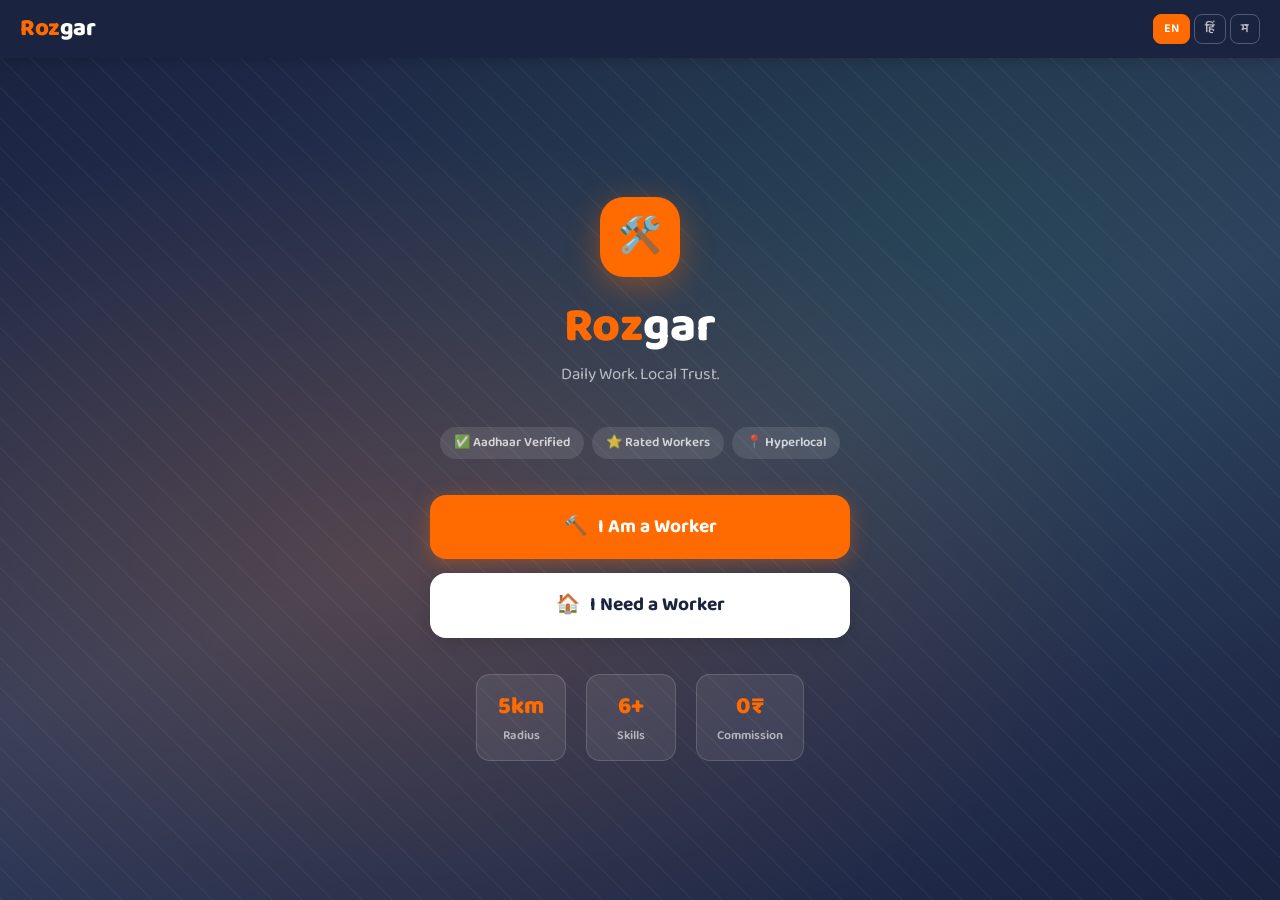
<file: rozgar/frontend/index.html>
<!DOCTYPE html>
<html lang="en">
<head>
  <meta charset="UTF-8"/>
  <meta name="viewport" content="width=device-width, initial-scale=1.0"/>
  <title>Rozgar — Daily Work, Local Trust</title>
  <link rel="stylesheet" href="style.css"/>
  <style>
    .hero-stats {
      display: flex; gap: 20px; justify-content: center;
      margin-top: 36px; flex-wrap: wrap;
    }
    .stat {
      text-align: center;
      background: rgba(255,255,255,0.08);
      border: 1.5px solid rgba(255,255,255,0.15);
      border-radius: 14px;
      padding: 14px 20px;
      min-width: 90px;
    }
    .stat-num { font-size: 1.5rem; font-weight: 800; color: var(--saffron); }
    .stat-label { font-size: 0.78rem; color: rgba(255,255,255,0.6); font-weight: 600; margin-top: 2px; }
    .trust-badges {
      display: flex; gap: 8px; justify-content: center;
      flex-wrap: wrap; margin-top: 16px;
    }
    .trust-badge {
      display: flex; align-items: center; gap: 5px;
      background: rgba(255,255,255,0.1);
      border-radius: 20px; padding: 6px 14px;
      font-size: 0.82rem; font-weight: 600; color: rgba(255,255,255,0.75);
    }
  </style>
</head>
<body>

<nav class="topbar">
  <a href="index.html" class="logo">Roz<span>gar</span></a>
  <div class="lang-switcher">
    <button class="lang-btn" data-lang="en">EN</button>
    <button class="lang-btn" data-lang="hi">हिं</button>
    <button class="lang-btn" data-lang="mr">म</button>
  </div>
</nav>

<section class="hero">
  <div class="hero-pattern"></div>
  <div class="hero-content">
    <div class="hero-icon">🛠️</div>
    <h1><span class="accent">Roz</span>gar</h1>
    <p class="tagline" data-i18n="tagline">Daily Work. Local Trust.</p>

    <div class="trust-badges">
      <div class="trust-badge">✅ Aadhaar Verified</div>
      <div class="trust-badge">⭐ Rated Workers</div>
      <div class="trust-badge">📍 Hyperlocal</div>
    </div>

    <div class="hero-btns" style="margin-top:36px;">
      <a href="login.html?role=worker" class="btn btn-primary" style="font-size:1.2rem;">
        🔨 <span data-i18n="iAmWorker">I Am a Worker</span>
      </a>
      <a href="login.html?role=customer" class="btn btn-secondary" style="font-size:1.2rem;">
        🏠 <span data-i18n="iAmCustomer">I Need a Worker</span>
      </a>
    </div>

    <div class="hero-stats">
      <div class="stat">
        <div class="stat-num">5km</div>
        <div class="stat-label">Radius</div>
      </div>
      <div class="stat">
        <div class="stat-num">6+</div>
        <div class="stat-label">Skills</div>
      </div>
      <div class="stat">
        <div class="stat-num">0₹</div>
        <div class="stat-label">Commission</div>
      </div>
    </div>
  </div>
</section>

<script src="translations.js"></script>
<script src="app.js"></script>
<script>
  // If already logged in, redirect
  const user = getUser();
  if (user) {
    window.location.href = user.role === 'worker' ? 'worker.html' : 'customer.html';
  }
</script>
</body>
</html>
</file>
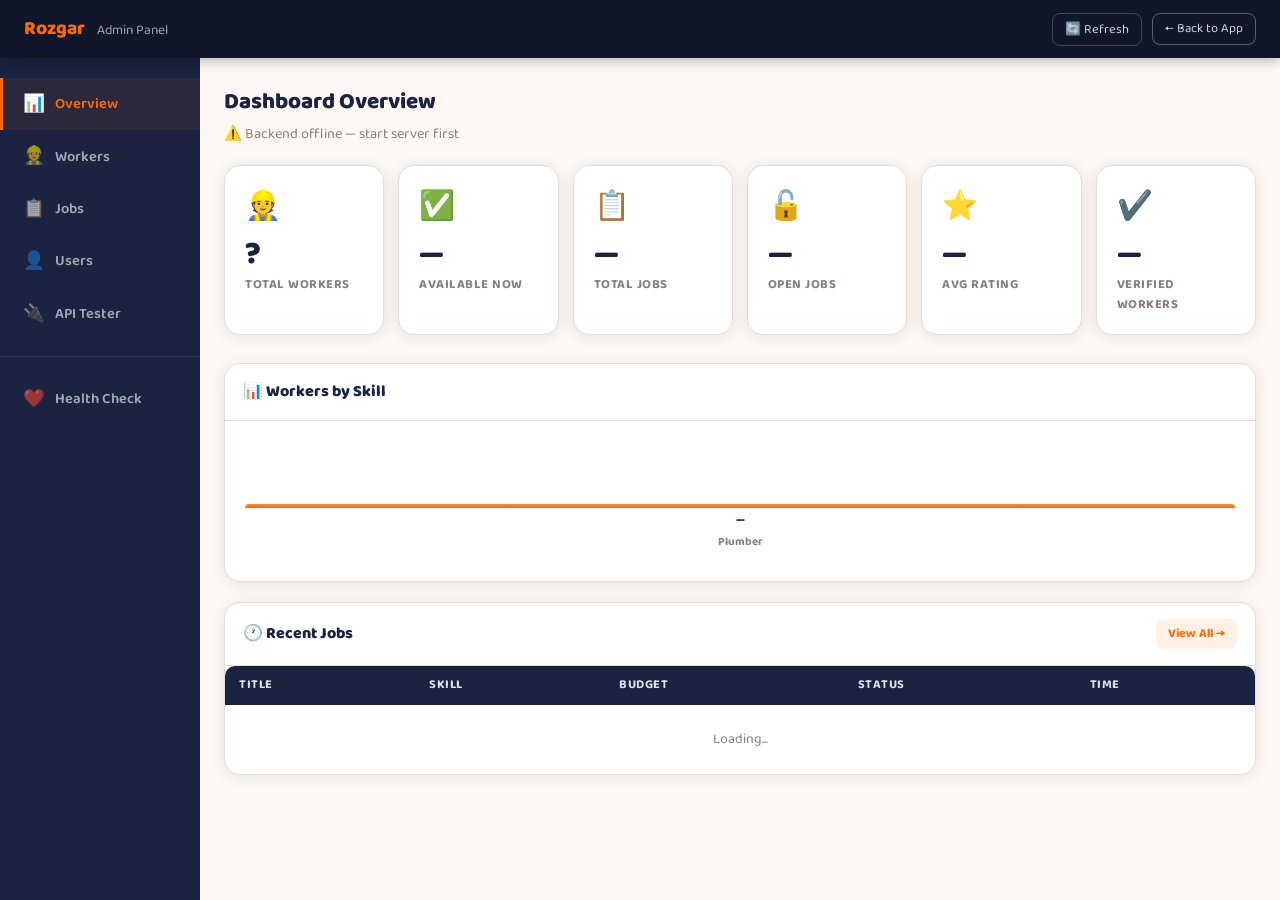
<file: rozgar/frontend/admin.html>
<!DOCTYPE html>
<html lang="en">
<head>
  <meta charset="UTF-8"/>
  <meta name="viewport" content="width=device-width, initial-scale=1.0"/>
  <title>Rozgar — Admin Panel</title>
  <link rel="stylesheet" href="style.css"/>
  <style>
    .admin-topbar {
      background: #0F1729;
      color: #fff;
      padding: 0 24px;
      height: 58px;
      display: flex; align-items: center; justify-content: space-between;
      position: sticky; top: 0; z-index: 100;
      box-shadow: 0 2px 12px rgba(0,0,0,0.3);
    }
    .admin-logo { font-size: 1.2rem; font-weight: 800; color: var(--saffron); }
    .admin-logo span { color: #fff; font-weight: 400; font-size: 0.85rem; margin-left: 8px; opacity: 0.6; }
    .admin-layout { display: flex; min-height: calc(100vh - 58px); }
    .admin-sidebar {
      width: 200px; flex-shrink: 0;
      background: #1A2340;
      padding: 20px 0;
      position: sticky; top: 58px; height: calc(100vh - 58px);
      overflow-y: auto;
    }
    .sidebar-item {
      display: flex; align-items: center; gap: 10px;
      padding: 13px 20px;
      color: rgba(255,255,255,0.6); font-weight: 600; font-size: 0.92rem;
      cursor: pointer; transition: all 0.18s;
      border-left: 3px solid transparent;
      font-family: var(--font);
    }
    .sidebar-item:hover { color: #fff; background: rgba(255,255,255,0.06); }
    .sidebar-item.active { color: var(--saffron); border-left-color: var(--saffron); background: rgba(255,107,0,0.08); }
    .sidebar-icon { font-size: 1.1rem; }
    .admin-content { flex: 1; padding: 28px 24px; background: var(--cream); overflow-y: auto; }

    /* Stat cards */
    .stat-grid { display: grid; grid-template-columns: repeat(auto-fit, minmax(160px, 1fr)); gap: 14px; margin-bottom: 28px; }
    .stat-card {
      background: var(--white); border-radius: var(--radius);
      padding: 20px; border: 1.5px solid var(--border);
      box-shadow: var(--card-shadow);
    }
    .stat-card-icon { font-size: 1.8rem; margin-bottom: 10px; }
    .stat-card-num { font-size: 2rem; font-weight: 800; color: var(--navy); line-height: 1; }
    .stat-card-label { font-size: 0.8rem; font-weight: 700; color: var(--warm-gray); margin-top: 4px; text-transform: uppercase; letter-spacing: 0.5px; }

    /* Data table */
    .data-table { width: 100%; border-collapse: collapse; font-size: 0.88rem; }
    .data-table th {
      text-align: left; padding: 10px 14px;
      background: var(--navy); color: rgba(255,255,255,0.85);
      font-weight: 700; font-size: 0.78rem; text-transform: uppercase; letter-spacing: 0.5px;
    }
    .data-table th:first-child { border-radius: 10px 0 0 0; }
    .data-table th:last-child  { border-radius: 0 10px 0 0; }
    .data-table td {
      padding: 11px 14px; border-bottom: 1px solid var(--border);
      color: var(--navy); vertical-align: middle;
    }
    .data-table tr:hover td { background: var(--saffron-pale); }
    .data-table tr:last-child td { border-bottom: none; }
    .table-wrap { background: var(--white); border-radius: var(--radius); overflow: hidden; box-shadow: var(--card-shadow); border: 1.5px solid var(--border); margin-bottom: 20px; }
    .table-header { padding: 16px 18px; display: flex; align-items: center; justify-content: space-between; border-bottom: 1.5px solid var(--border); }
    .table-title { font-weight: 800; font-size: 1rem; color: var(--navy); }

    /* Status pills */
    .pill { padding: 3px 10px; border-radius: 20px; font-size: 0.75rem; font-weight: 700; }
    .pill-green  { background: var(--green-pale); color: var(--green); }
    .pill-gray   { background: #F3F4F6; color: #6B7280; }
    .pill-orange { background: var(--saffron-pale); color: var(--saffron); }
    .pill-red    { background: #FEE2E2; color: #DC2626; }

    /* Mini search */
    .mini-search { padding: 8px 12px; border: 1.5px solid var(--border); border-radius: 8px; font-family: var(--font); font-size: 0.88rem; outline: none; width: 180px; }
    .mini-search:focus { border-color: var(--saffron); }

    /* View toggle */
    .view-section { display: none; }
    .view-section.active { display: block; }

    /* Map placeholder */
    .map-placeholder {
      background: linear-gradient(135deg, #1A2340 0%, #2E3D5F 100%);
      border-radius: var(--radius); height: 300px;
      display: flex; align-items: center; justify-content: center;
      color: rgba(255,255,255,0.5); font-size: 1rem; font-weight: 600;
      margin-bottom: 20px; border: 1.5px solid var(--border);
      flex-direction: column; gap: 10px;
    }
    .map-placeholder .map-icon { font-size: 2.5rem; }

    /* Action buttons */
    .action-btn {
      padding: 5px 12px; border-radius: 7px; border: none;
      font-family: var(--font); font-size: 0.78rem; font-weight: 700;
      cursor: pointer; transition: all 0.15s;
    }
    .action-btn-danger { background: #FEE2E2; color: #DC2626; }
    .action-btn-danger:hover { background: #DC2626; color: #fff; }
    .action-btn-primary { background: var(--saffron-pale); color: var(--saffron); }
    .action-btn-primary:hover { background: var(--saffron); color: #fff; }

    /* Chart bars */
    .bar-chart { display: flex; align-items: flex-end; gap: 10px; height: 120px; padding: 10px 0; }
    .bar-col { flex: 1; display: flex; flex-direction: column; align-items: center; gap: 4px; }
    .bar {
      width: 100%; border-radius: 6px 6px 0 0;
      background: linear-gradient(to top, var(--saffron), var(--saffron-light));
      transition: height 0.5s ease; min-height: 4px;
    }
    .bar-label { font-size: 0.72rem; font-weight: 700; color: var(--warm-gray); }
    .bar-val { font-size: 0.72rem; font-weight: 800; color: var(--navy); }

    @media (max-width: 640px) {
      .admin-sidebar { display: none; }
      .admin-content { padding: 16px; }
    }
  </style>
</head>
<body>

<!-- TOPBAR -->
<div class="admin-topbar">
  <div class="admin-logo">Rozgar <span>Admin Panel</span></div>
  <div style="display:flex;gap:10px;align-items:center;">
    <button class="btn-logout" onclick="refreshAll()" style="border-color:rgba(255,255,255,0.2);">🔄 Refresh</button>
    <a href="index.html" class="btn-logout" style="text-decoration:none;">← Back to App</a>
  </div>
</div>

<div class="admin-layout">

  <!-- SIDEBAR -->
  <nav class="admin-sidebar">
    <div class="sidebar-item active" onclick="showView('overview')" id="nav-overview">
      <span class="sidebar-icon">📊</span> Overview
    </div>
    <div class="sidebar-item" onclick="showView('workers')" id="nav-workers">
      <span class="sidebar-icon">👷</span> Workers
    </div>
    <div class="sidebar-item" onclick="showView('jobs')" id="nav-jobs">
      <span class="sidebar-icon">📋</span> Jobs
    </div>
    <div class="sidebar-item" onclick="showView('users')" id="nav-users">
      <span class="sidebar-icon">👤</span> Users
    </div>
    <div class="sidebar-item" onclick="showView('api')" id="nav-api">
      <span class="sidebar-icon">🔌</span> API Tester
    </div>
    <div style="border-top:1px solid rgba(255,255,255,0.1);margin:16px 0;"></div>
    <div class="sidebar-item" onclick="window.open('http://localhost:3000/health','_blank')">
      <span class="sidebar-icon">❤️</span> Health Check
    </div>
  </nav>

  <!-- CONTENT -->
  <main class="admin-content">

    <!-- ---- OVERVIEW ---- -->
    <div class="view-section active" id="view-overview">
      <h2 style="font-size:1.4rem;font-weight:800;margin-bottom:4px;">Dashboard Overview</h2>
      <p style="color:var(--warm-gray);font-size:0.9rem;margin-bottom:20px;" id="lastRefreshed">Loading...</p>

      <div class="stat-grid" id="statGrid">
        <div class="stat-card"><div class="stat-card-icon">👷</div><div class="stat-card-num" id="stat-workers">—</div><div class="stat-card-label">Total Workers</div></div>
        <div class="stat-card"><div class="stat-card-icon">✅</div><div class="stat-card-num" id="stat-available">—</div><div class="stat-card-label">Available Now</div></div>
        <div class="stat-card"><div class="stat-card-icon">📋</div><div class="stat-card-num" id="stat-jobs">—</div><div class="stat-card-label">Total Jobs</div></div>
        <div class="stat-card"><div class="stat-card-icon">🔓</div><div class="stat-card-num" id="stat-open">—</div><div class="stat-card-label">Open Jobs</div></div>
        <div class="stat-card"><div class="stat-card-icon">⭐</div><div class="stat-card-num" id="stat-rating">—</div><div class="stat-card-label">Avg Rating</div></div>
        <div class="stat-card"><div class="stat-card-icon">✔️</div><div class="stat-card-num" id="stat-verified">—</div><div class="stat-card-label">Verified Workers</div></div>
      </div>

      <!-- Skills distribution chart -->
      <div class="table-wrap" style="margin-bottom:20px;">
        <div class="table-header"><div class="table-title">📊 Workers by Skill</div></div>
        <div style="padding:20px;">
          <div class="bar-chart" id="skillChart">
            <div class="bar-col"><div class="bar" style="height:0%"></div><div class="bar-val">—</div><div class="bar-label">Plumber</div></div>
          </div>
        </div>
      </div>

      <!-- Recent jobs -->
      <div class="table-wrap">
        <div class="table-header">
          <div class="table-title">🕐 Recent Jobs</div>
          <button class="action-btn action-btn-primary" onclick="showView('jobs')">View All →</button>
        </div>
        <div style="overflow-x:auto;">
          <table class="data-table" id="recentJobsTable">
            <thead><tr><th>Title</th><th>Skill</th><th>Budget</th><th>Status</th><th>Time</th></tr></thead>
            <tbody id="recentJobsBody"><tr><td colspan="5" style="text-align:center;padding:24px;color:var(--warm-gray);">Loading...</td></tr></tbody>
          </table>
        </div>
      </div>
    </div>

    <!-- ---- WORKERS ---- -->
    <div class="view-section" id="view-workers">
      <div style="display:flex;align-items:center;justify-content:space-between;margin-bottom:20px;flex-wrap:wrap;gap:10px;">
        <h2 style="font-size:1.4rem;font-weight:800;">👷 All Workers</h2>
        <input class="mini-search" type="text" placeholder="Search name, skill..." oninput="filterWorkers(this.value)" id="workerSearch"/>
      </div>
      <div class="table-wrap">
        <div style="overflow-x:auto;">
          <table class="data-table" id="workersTable">
            <thead><tr><th>#</th><th>Name</th><th>Phone</th><th>Skills</th><th>Price/day</th><th>Rating</th><th>Reviews</th><th>Available</th><th>Verified</th><th>Actions</th></tr></thead>
            <tbody id="workersBody"><tr><td colspan="10" style="text-align:center;padding:24px;color:var(--warm-gray);">Loading...</td></tr></tbody>
          </table>
        </div>
      </div>
    </div>

    <!-- ---- JOBS ---- -->
    <div class="view-section" id="view-jobs">
      <div style="display:flex;align-items:center;justify-content:space-between;margin-bottom:20px;flex-wrap:wrap;gap:10px;">
        <h2 style="font-size:1.4rem;font-weight:800;">📋 All Jobs</h2>
        <input class="mini-search" type="text" placeholder="Search title, skill..." oninput="filterJobs(this.value)" id="jobSearch"/>
      </div>
      <div class="table-wrap">
        <div style="overflow-x:auto;">
          <table class="data-table" id="jobsTable">
            <thead><tr><th>#</th><th>Title</th><th>Skill</th><th>Budget</th><th>Lat</th><th>Lng</th><th>Status</th><th>Posted</th><th>Actions</th></tr></thead>
            <tbody id="jobsBody"><tr><td colspan="9" style="text-align:center;padding:24px;color:var(--warm-gray);">Loading...</td></tr></tbody>
          </table>
        </div>
      </div>
    </div>

    <!-- ---- USERS ---- -->
    <div class="view-section" id="view-users">
      <h2 style="font-size:1.4rem;font-weight:800;margin-bottom:20px;">👤 All Users</h2>
      <div class="table-wrap">
        <div style="overflow-x:auto;">
          <table class="data-table">
            <thead><tr><th>#</th><th>Phone</th><th>Role</th><th>Joined</th></tr></thead>
            <tbody id="usersBody"><tr><td colspan="4" style="text-align:center;padding:24px;color:var(--warm-gray);">Connect to backend to view</td></tr></tbody>
          </table>
        </div>
      </div>
    </div>

    <!-- ---- API TESTER ---- -->
    <div class="view-section" id="view-api">
      <h2 style="font-size:1.4rem;font-weight:800;margin-bottom:4px;">🔌 API Tester</h2>
      <p style="color:var(--warm-gray);font-size:0.88rem;margin-bottom:20px;">Test backend endpoints directly from the browser</p>

      <div class="card" style="margin-bottom:14px;">
        <div class="card-title"><span class="icon">🔐</span> Auth Endpoints</div>
        <div style="display:flex;flex-direction:column;gap:8px;">
          <button class="btn btn-outline btn-sm" onclick="testAPI('POST','/verify-aadhaar',{aadhaar:'123456789012'})">POST /verify-aadhaar (valid)</button>
          <button class="btn btn-outline btn-sm" onclick="testAPI('POST','/verify-aadhaar',{aadhaar:'123'})">POST /verify-aadhaar (invalid)</button>
          <button class="btn btn-outline btn-sm" onclick="testAPI('POST','/send-otp',{phone:'919876543210'})">POST /send-otp</button>
        </div>
      </div>

      <div class="card" style="margin-bottom:14px;">
        <div class="card-title"><span class="icon">👷</span> Worker Endpoints</div>
        <div style="display:flex;flex-direction:column;gap:8px;">
          <button class="btn btn-outline btn-sm" onclick="testAPI('GET','/workers')">GET /workers (all)</button>
          <button class="btn btn-outline btn-sm" onclick="testAPI('GET','/workers/nearby?lat=18.52&lng=73.85')">GET /workers/nearby (Pune)</button>
          <button class="btn btn-outline btn-sm" onclick="testAPI('GET','/workers/nearby?lat=18.52&lng=73.85&skill=plumber')">GET /workers/nearby (plumber)</button>
          <button class="btn btn-outline btn-sm" onclick="testAPI('POST','/worker/register',{name:'Test Worker',phone:'919999999999',skills:'plumber,mason',lat:18.52,lng:73.85,price_per_day:500,aadhaar_verified:true})">POST /worker/register</button>
        </div>
      </div>

      <div class="card" style="margin-bottom:14px;">
        <div class="card-title"><span class="icon">📋</span> Job Endpoints</div>
        <div style="display:flex;flex-direction:column;gap:8px;">
          <button class="btn btn-outline btn-sm" onclick="testAPI('GET','/jobs')">GET /jobs (all)</button>
          <button class="btn btn-outline btn-sm" onclick="testAPI('GET','/jobs/nearby?lat=18.52&lng=73.85')">GET /jobs/nearby (Pune)</button>
          <button class="btn btn-outline btn-sm" onclick="testAPI('POST','/jobs',{title:'Fix water pipe',skill:'plumber',lat:18.52,lng:73.85,budget:400})">POST /jobs</button>
        </div>
      </div>

      <!-- Response viewer -->
      <div class="card">
        <div class="card-title" style="margin-bottom:10px;"><span class="icon">📤</span> Response</div>
        <div style="display:flex;align-items:center;gap:10px;margin-bottom:10px;">
          <span id="apiStatus" style="font-weight:700;font-size:0.88rem;">—</span>
          <span id="apiUrl" style="color:var(--warm-gray);font-size:0.82rem;"></span>
        </div>
        <pre id="apiResponse" style="background:#0F1729;color:#A3E635;padding:16px;border-radius:10px;font-size:0.82rem;overflow-x:auto;max-height:300px;line-height:1.6;">Click an endpoint above to test it</pre>
      </div>
    </div>

  </main>
</div>

<script src="translations.js"></script>
<script src="app.js"></script>
<script>
  const API_BASE = 'http://localhost:3000';
  let allWorkers = [];
  let allJobs = [];

  // ---- VIEW SWITCHING ----
  function showView(name) {
    document.querySelectorAll('.view-section').forEach(el => el.classList.remove('active'));
    document.querySelectorAll('.sidebar-item').forEach(el => el.classList.remove('active'));
    document.getElementById('view-' + name).classList.add('active');
    document.getElementById('nav-' + name)?.classList.add('active');
  }

  // ---- API HELPER ----
  async function apiFetch(path, method = 'GET', body = null) {
    const opts = { method, headers: { 'Content-Type': 'application/json' } };
    if (body) opts.body = JSON.stringify(body);
    const res = await fetch(API_BASE + path, opts);
    return { status: res.status, data: await res.json() };
  }

  // ---- API TESTER ----
  async function testAPI(method, path, body = null) {
    document.getElementById('apiStatus').textContent = '⏳ Loading...';
    document.getElementById('apiUrl').textContent = `${method} ${path}`;
    document.getElementById('apiResponse').textContent = '...';
    try {
      const { status, data } = await apiFetch(path, method, body);
      const color = status < 300 ? '#A3E635' : status < 500 ? '#FBBF24' : '#F87171';
      document.getElementById('apiStatus').textContent = `${status} ${status < 300 ? '✅' : '❌'}`;
      document.getElementById('apiStatus').style.color = color;
      document.getElementById('apiResponse').textContent = JSON.stringify(data, null, 2);
    } catch (e) {
      document.getElementById('apiStatus').textContent = '❌ Connection failed';
      document.getElementById('apiStatus').style.color = '#F87171';
      document.getElementById('apiResponse').textContent = `Error: ${e.message}\n\nMake sure the backend is running:\n  cd backend && node server.js`;
    }
  }

  // ---- LOAD DATA ----
  async function loadOverview() {
    try {
      const [wRes, jRes] = await Promise.all([
        apiFetch('/workers'),
        apiFetch('/jobs')
      ]);
      const workers = wRes.data.workers || [];
      const jobs = jRes.data.jobs || [];
      allWorkers = workers;
      allJobs = jobs;

      // Stats
      document.getElementById('stat-workers').textContent = workers.length;
      document.getElementById('stat-available').textContent = workers.filter(w => w.available).length;
      document.getElementById('stat-jobs').textContent = jobs.length;
      document.getElementById('stat-open').textContent = jobs.filter(j => j.status === 'open').length;
      document.getElementById('stat-verified').textContent = workers.filter(w => w.aadhaar_verified).length;
      const avgRating = workers.length
        ? (workers.reduce((s, w) => s + (w.rating || 0), 0) / workers.length).toFixed(1)
        : '—';
      document.getElementById('stat-rating').textContent = avgRating;
      document.getElementById('lastRefreshed').textContent = 'Last refreshed: ' + new Date().toLocaleTimeString();

      // Skills chart
      const skills = ['plumber','electrician','painter','mason','carpenter','cleaner'];
      const icons  = { plumber:'🔧', electrician:'⚡', painter:'🎨', mason:'🧱', carpenter:'🪚', cleaner:'🧹' };
      const counts = {};
      skills.forEach(s => counts[s] = 0);
      workers.forEach(w => {
        (w.skills || '').split(',').forEach(s => {
          if (counts[s.trim()] !== undefined) counts[s.trim()]++;
        });
      });
      const max = Math.max(...Object.values(counts), 1);
      document.getElementById('skillChart').innerHTML = skills.map(sk => `
        <div class="bar-col">
          <div class="bar-val">${counts[sk]}</div>
          <div class="bar" style="height:${Math.max((counts[sk]/max)*100,4)}%"></div>
          <div class="bar-label">${icons[sk]} ${sk.charAt(0).toUpperCase()+sk.slice(1)}</div>
        </div>
      `).join('');

      // Recent jobs (last 5)
      const recent = [...jobs].sort((a,b) => new Date(b.created_at) - new Date(a.created_at)).slice(0,5);
      document.getElementById('recentJobsBody').innerHTML = recent.length
        ? recent.map(j => `
          <tr>
            <td><strong>${j.title}</strong></td>
            <td>${j.skill || '—'}</td>
            <td>₹${j.budget || 0}</td>
            <td><span class="pill ${statusPill(j.status)}">${j.status}</span></td>
            <td style="color:var(--warm-gray);font-size:0.82rem;">${timeAgo(j.created_at)}</td>
          </tr>
        `).join('')
        : '<tr><td colspan="5" style="text-align:center;padding:24px;color:var(--warm-gray);">No jobs yet</td></tr>';
    } catch(e) {
      document.getElementById('lastRefreshed').textContent = '⚠️ Backend offline — start server first';
      document.getElementById('stat-workers').textContent = '?';
    }
  }

  async function loadWorkers() {
    try {
      const { data } = await apiFetch('/workers');
      allWorkers = data.workers || [];
      renderWorkers(allWorkers);
    } catch { document.getElementById('workersBody').innerHTML = '<tr><td colspan="10" style="text-align:center;padding:24px;color:var(--warm-gray);">Backend offline</td></tr>'; }
  }

  function renderWorkers(workers) {
    document.getElementById('workersBody').innerHTML = workers.length
      ? workers.map(w => `
        <tr>
          <td style="color:var(--warm-gray);">${w.id}</td>
          <td><strong>${w.name}</strong></td>
          <td style="font-size:0.82rem;">${w.phone}</td>
          <td>${(w.skills||'').split(',').map(s=>`<span class="pill pill-orange">${s.trim()}</span>`).join(' ')}</td>
          <td>₹${w.price_per_day}</td>
          <td>${w.rating ? '⭐'+w.rating.toFixed(1) : '—'}</td>
          <td>${w.total_reviews || 0}</td>
          <td><span class="pill ${w.available ? 'pill-green' : 'pill-gray'}">${w.available ? 'Yes' : 'No'}</span></td>
          <td><span class="pill ${w.aadhaar_verified ? 'pill-green' : 'pill-gray'}">${w.aadhaar_verified ? '✅' : '—'}</span></td>
          <td>
            <button class="action-btn action-btn-primary" onclick="toggleWorkerAvail(${w.id},'${w.phone}',${w.available})">
              ${w.available ? 'Disable' : 'Enable'}
            </button>
          </td>
        </tr>
      `).join('')
      : '<tr><td colspan="10" style="text-align:center;padding:24px;color:var(--warm-gray);">No workers registered</td></tr>';
  }

  function filterWorkers(q) {
    const f = q.toLowerCase();
    renderWorkers(allWorkers.filter(w =>
      w.name.toLowerCase().includes(f) ||
      (w.skills||'').toLowerCase().includes(f) ||
      (w.phone||'').includes(f)
    ));
  }

  async function toggleWorkerAvail(id, phone, current) {
    try {
      await apiFetch('/worker/availability', 'PATCH', { phone, available: !current });
      loadWorkers();
    } catch { alert('Failed to toggle availability'); }
  }

  async function loadJobs() {
    try {
      const { data } = await apiFetch('/jobs');
      allJobs = data.jobs || [];
      renderJobs(allJobs);
    } catch { document.getElementById('jobsBody').innerHTML = '<tr><td colspan="9" style="text-align:center;padding:24px;color:var(--warm-gray);">Backend offline</td></tr>'; }
  }

  function renderJobs(jobs) {
    document.getElementById('jobsBody').innerHTML = jobs.length
      ? jobs.map(j => `
        <tr>
          <td style="color:var(--warm-gray);">${j.id}</td>
          <td><strong>${j.title}</strong></td>
          <td>${j.skill ? `<span class="pill pill-orange">${j.skill}</span>` : '—'}</td>
          <td>₹${j.budget || 0}</td>
          <td style="font-size:0.78rem;color:var(--warm-gray);">${j.lat?.toFixed(4)||'—'}</td>
          <td style="font-size:0.78rem;color:var(--warm-gray);">${j.lng?.toFixed(4)||'—'}</td>
          <td><span class="pill ${statusPill(j.status)}">${j.status}</span></td>
          <td style="color:var(--warm-gray);font-size:0.82rem;">${timeAgo(j.created_at)}</td>
          <td>
            <select class="mini-search" style="width:120px;padding:5px 8px;" onchange="changeJobStatus(${j.id},this.value)">
              <option ${j.status==='open'?'selected':''} value="open">Open</option>
              <option ${j.status==='in_progress'?'selected':''} value="in_progress">In Progress</option>
              <option ${j.status==='completed'?'selected':''} value="completed">Completed</option>
              <option ${j.status==='cancelled'?'selected':''} value="cancelled">Cancelled</option>
            </select>
          </td>
        </tr>
      `).join('')
      : '<tr><td colspan="9" style="text-align:center;padding:24px;color:var(--warm-gray);">No jobs posted</td></tr>';
  }

  function filterJobs(q) {
    const f = q.toLowerCase();
    renderJobs(allJobs.filter(j => j.title.toLowerCase().includes(f) || (j.skill||'').toLowerCase().includes(f)));
  }

  async function changeJobStatus(id, status) {
    try {
      await apiFetch('/jobs/status', 'PATCH', { id, status });
      loadJobs();
    } catch { alert('Failed to update job status'); }
  }

  // ---- HELPERS ----
  function statusPill(s) {
    return { open:'pill-green', in_progress:'pill-orange', completed:'pill-gray', cancelled:'pill-red' }[s] || 'pill-gray';
  }

  function timeAgo(dateStr) {
    if (!dateStr) return '—';
    const diff = Date.now() - new Date(dateStr).getTime();
    const m = Math.floor(diff / 60000);
    if (m < 1) return 'just now';
    if (m < 60) return `${m}m ago`;
    if (m < 1440) return `${Math.floor(m/60)}h ago`;
    return `${Math.floor(m/1440)}d ago`;
  }

  function refreshAll() {
    loadOverview();
    loadWorkers();
    loadJobs();
  }

  // ---- INIT ----
  refreshAll();

  // Auto-refresh every 30s
  setInterval(refreshAll, 30000);

  // Load section data on nav click
  const origShowView = showView;
  window.showView = function(name) {
    origShowView(name);
    if (name === 'workers') loadWorkers();
    if (name === 'jobs') loadJobs();
    if (name === 'overview') loadOverview();
  };
</script>
</body>
</html>
</file>
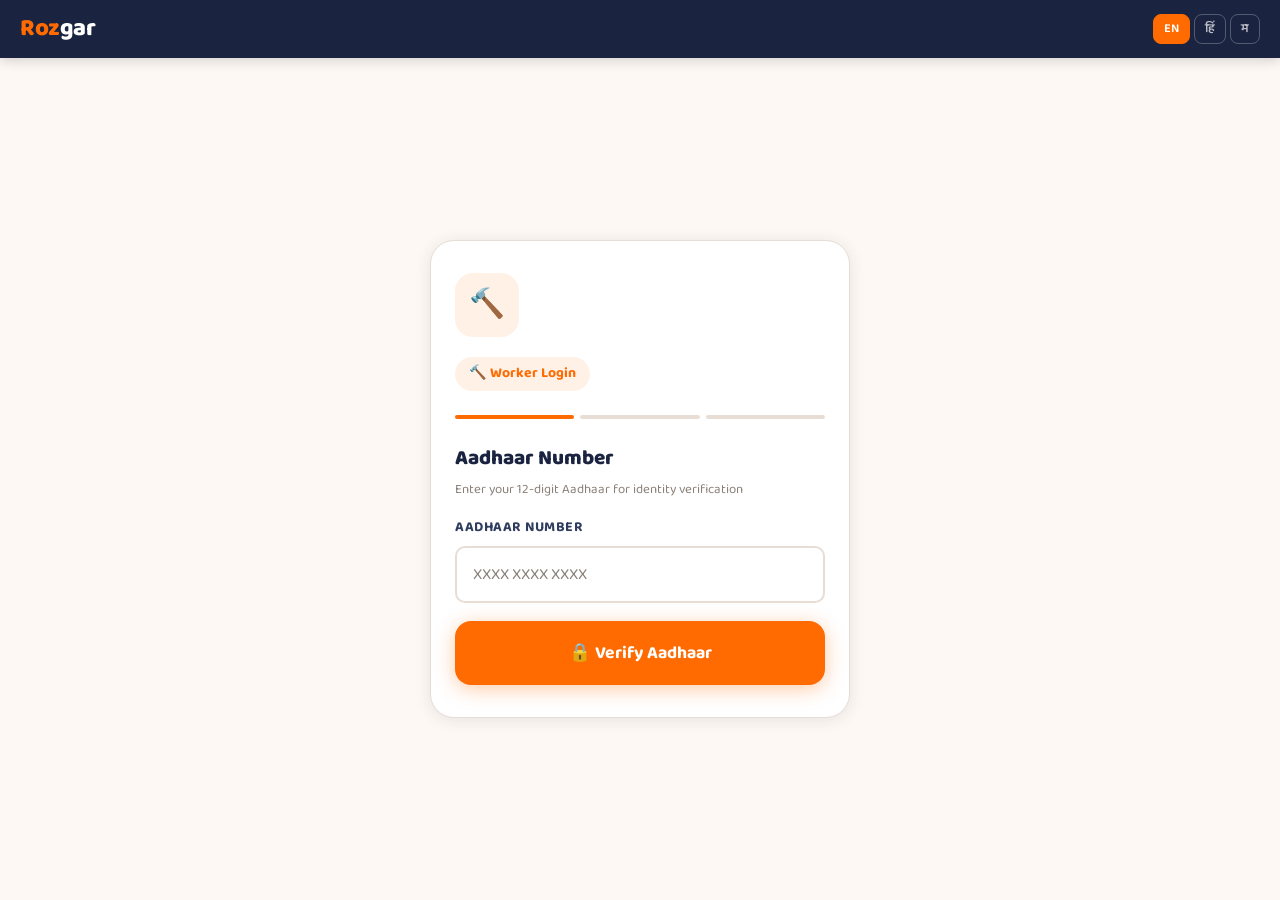
<file: rozgar/frontend/customer.html>
<!DOCTYPE html>
<html lang="en">
<head>
  <meta charset="UTF-8"/>
  <meta name="viewport" content="width=device-width, initial-scale=1.0"/>
  <title>Rozgar — Find Workers</title>
  <link rel="stylesheet" href="style.css"/>
</head>
<body>

<nav class="topbar">
  <a href="index.html" class="logo">Roz<span>gar</span></a>
  <div class="topbar-right">
    <div class="lang-switcher">
      <button class="lang-btn" data-lang="en">EN</button>
      <button class="lang-btn" data-lang="hi">हिं</button>
      <button class="lang-btn" data-lang="mr">म</button>
    </div>
    <button class="btn-logout" onclick="logout()" data-i18n="logout">Logout</button>
  </div>
</nav>

<div class="page">

  <!-- TABS -->
  <div class="tabs">
    <button class="tab-btn active" onclick="showTab('find')" id="tab-find" data-i18n="nearbyWorkers">Find Workers</button>
    <button class="tab-btn" onclick="showTab('post')" id="tab-post" data-i18n="postJob">Post Job</button>
    <button class="tab-btn" onclick="showTab('myjobs')" id="tab-myjobs">My Jobs</button>
  </div>

  <!-- FIND WORKERS -->
  <div id="view-find">
    <div class="card">
      <div class="card-title"><span class="icon">🔍</span> <span data-i18n="nearbyWorkers">Find Nearby Workers</span></div>
      <div class="form-group">
        <label class="form-label" data-i18n="skillRequired">Skill Required</label>
        <select class="form-select" id="filterSkill" onchange="searchWorkers()">
          <option value="">All Skills</option>
          <option value="plumber">🔧 Plumber</option>
          <option value="electrician">⚡ Electrician</option>
          <option value="painter">🎨 Painter</option>
          <option value="mason">🧱 Mason</option>
          <option value="carpenter">🪚 Carpenter</option>
          <option value="cleaner">🧹 Cleaner</option>
        </select>
      </div>
      <div class="form-group">
        <label class="form-label" data-i18n="location">Your Location</label>
        <div class="location-row">
          <input class="form-input" type="text" id="searchLocation" placeholder="Area name"/>
          <button class="btn btn-primary btn-sm" onclick="useMyLocation()">📍</button>
        </div>
        <input type="hidden" id="searchLat"/>
        <input type="hidden" id="searchLng"/>
      </div>
      <button class="btn btn-green" onclick="searchWorkers()" id="btnSearch">
        🔍 <span data-i18n="nearbyWorkers">Search Workers</span>
      </button>
    </div>

    <div class="section-divider">
      <h3 id="workerCount" data-i18n="nearbyWorkers">Nearby Workers</h3>
    </div>

    <div id="workersLoading" class="empty-state" style="display:none;">
      <div class="icon">⏳</div>
      <p data-i18n="loading">Loading...</p>
    </div>
    <div id="workersList"></div>
  </div>

  <!-- POST JOB -->
  <div id="view-post" style="display:none;">
    <div class="card">
      <div class="card-title"><span class="icon">📋</span> <span data-i18n="postJob">Post a Job</span></div>
      <div class="form-group">
        <label class="form-label" data-i18n="jobTitle">Job Title</label>
        <input class="form-input" type="text" id="jobTitle" placeholder="e.g. Fix kitchen sink pipe"/>
      </div>
      <div class="form-group">
        <label class="form-label" data-i18n="skillRequired">Skill Required</label>
        <select class="form-select" id="jobSkill">
          <option value="plumber">🔧 Plumber</option>
          <option value="electrician">⚡ Electrician</option>
          <option value="painter">🎨 Painter</option>
          <option value="mason">🧱 Mason</option>
          <option value="carpenter">🪚 Carpenter</option>
          <option value="cleaner">🧹 Cleaner</option>
        </select>
      </div>
      <div class="form-group">
        <label class="form-label" data-i18n="budget">Budget (₹)</label>
        <input class="form-input" type="number" id="jobBudget" placeholder="e.g. 500"/>
      </div>
      <div class="form-group">
        <label class="form-label" data-i18n="location">Job Location</label>
        <div class="location-row">
          <input class="form-input" type="text" id="jobLocation" placeholder="Area name"/>
          <button class="btn btn-outline btn-sm" onclick="fillJobLocation()">📍</button>
        </div>
        <input type="hidden" id="jobLat"/>
        <input type="hidden" id="jobLng"/>
      </div>
      <button class="btn btn-primary" onclick="postJob()" id="btnPost">
        🚀 <span data-i18n="postJob">Post Job</span>
      </button>
      <div id="postMsg"></div>
    </div>
  </div>

  <!-- MY JOBS -->
  <div id="view-myjobs" style="display:none;">
    <div id="myJobsList">
      <div class="empty-state">
        <div class="icon">📋</div>
        <p>No jobs posted yet</p>
      </div>
    </div>
  </div>
</div>

<!-- RATE WORKER MODAL -->
<div class="modal-overlay" id="ratingModal">
  <div class="modal" style="position:relative;">
    <button class="modal-close" onclick="closeRatingModal()">×</button>
    <div class="modal-title">⭐ <span data-i18n="rateWorker">Rate Worker</span></div>
    <p id="ratingWorkerName" style="color:var(--warm-gray);margin-bottom:12px;"></p>
    <div class="star-rating" id="starRating">
      <span class="star" data-val="1">⭐</span>
      <span class="star" data-val="2">⭐</span>
      <span class="star" data-val="3">⭐</span>
      <span class="star" data-val="4">⭐</span>
      <span class="star" data-val="5">⭐</span>
    </div>
    <button class="btn btn-primary" style="margin-top:16px;" onclick="submitRating()">
      ✅ <span data-i18n="submit">Submit Rating</span>
    </button>
    <div id="ratingMsg"></div>
  </div>
</div>

<script src="translations.js"></script>
<script src="app.js"></script>
<script>
  if (!requireAuth('customer')) throw new Error('Not auth');

  const SKILL_ICONS = { plumber:'🔧', electrician:'⚡', painter:'🎨', mason:'🧱', carpenter:'🪚', cleaner:'🧹' };
  let selectedRating = 0;
  let ratingWorkerId = null;
  let myJobs = [];

  function showTab(tab) {
    ['find','post','myjobs'].forEach(t => {
      document.getElementById('view-' + t).style.display = t === tab ? 'block' : 'none';
      document.getElementById('tab-' + t).classList.toggle('active', t === tab);
    });
    if (tab === 'myjobs') renderMyJobs();
  }

  async function useMyLocation() {
    try {
      const coords = await getLocation();
      document.getElementById('searchLat').value = coords.lat;
      document.getElementById('searchLng').value = coords.lng;
      document.getElementById('searchLocation').value = `${coords.lat.toFixed(4)}, ${coords.lng.toFixed(4)}`;
      searchWorkers();
    } catch { alert('Location access denied'); }
  }

  async function fillJobLocation() {
    try {
      const coords = await getLocation();
      document.getElementById('jobLat').value = coords.lat;
      document.getElementById('jobLng').value = coords.lng;
      document.getElementById('jobLocation').value = `${coords.lat.toFixed(4)}, ${coords.lng.toFixed(4)}`;
    } catch { alert('Location access denied'); }
  }

  async function searchWorkers() {
    const lat = document.getElementById('searchLat').value;
    const lng = document.getElementById('searchLng').value;
    const skill = document.getElementById('filterSkill').value;
    const loadEl = document.getElementById('workersLoading');
    const listEl = document.getElementById('workersList');

    if (!lat || !lng) {
      listEl.innerHTML = `<div class="empty-state"><div class="icon">📍</div><p>Please use 📍 to set your location</p></div>`;
      return;
    }

    loadEl.style.display = 'flex';
    listEl.innerHTML = '';
    const btn = document.getElementById('btnSearch');
    btn.disabled = true;

    try {
      let url = `/workers/nearby?lat=${lat}&lng=${lng}`;
      if (skill) url += `&skill=${skill}`;
      const res = await api(url);
      loadEl.style.display = 'none';

      const workers = res.workers || [];
      document.getElementById('workerCount').textContent = `${workers.length} ${t('nearbyWorkers')}`;

      if (workers.length === 0) {
        listEl.innerHTML = `<div class="empty-state"><div class="icon">😔</div><p>${t('noWorkersFound')}</p></div>`;
        return;
      }

      listEl.innerHTML = workers.map(w => {
        const skills = w.skills ? w.skills.split(',') : [];
        return `
          <div class="worker-card">
            <div class="worker-card-top">
              <div class="worker-avatar">👷</div>
              <div class="worker-info">
                <div class="worker-name">${w.name}</div>
                <div class="worker-skills">
                  ${skills.map(sk => `<span class="skill-tag">${SKILL_ICONS[sk.trim()]||''} ${t(sk.trim())}</span>`).join('')}
                </div>
              </div>
              ${w.available ? '<span class="badge badge-green">●&nbsp;Available</span>' : '<span class="badge badge-gray">Busy</span>'}
            </div>
            <div class="worker-meta">
              <div class="meta-chip"><span class="icon rating-stars">⭐</span>${(w.rating||0).toFixed(1)} (${w.total_reviews||0})</div>
              <div class="meta-chip"><span class="icon">💰</span>₹${w.price_per_day}<span style="color:var(--warm-gray);font-weight:400;">/day</span></div>
              <div class="meta-chip"><span class="icon">📍</span>${w.distance ? w.distance.toFixed(1)+' km' : 'Nearby'}</div>
            </div>
            <div class="worker-actions">
              <a href="tel:+${w.phone}" class="btn btn-secondary btn-sm">📞 ${t('call')}</a>
              <a href="https://wa.me/${w.phone}" target="_blank" class="btn btn-green btn-sm">💬 ${t('whatsapp')}</a>
              <button class="btn btn-outline btn-sm" onclick="openRatingModal(${w.id}, '${w.name}')">⭐</button>
            </div>
          </div>`;
      }).join('');
    } catch {
      loadEl.style.display = 'none';
      listEl.innerHTML = `<div class="empty-state"><div class="icon">⚠️</div><p>Could not load workers</p></div>`;
    } finally {
      btn.disabled = false;
    }
  }

  async function postJob() {
    const title = document.getElementById('jobTitle').value.trim();
    const skill = document.getElementById('jobSkill').value;
    const budget = document.getElementById('jobBudget').value.trim();
    const lat = document.getElementById('jobLat').value;
    const lng = document.getElementById('jobLng').value;
    const msgEl = document.getElementById('postMsg');
    msgEl.innerHTML = '';

    if (!title || !budget) { showMsg(msgEl, t('fillAllFields'), 'error'); return; }
    if (!lat || !lng) { showMsg(msgEl, 'Please set job location (📍)', 'error'); return; }

    const btn = document.getElementById('btnPost');
    btn.disabled = true; btn.innerHTML = '<span class="spinner"></span>';

    try {
      const res = await api('/jobs', 'POST', {
        title, skill, budget: parseInt(budget),
        lat: parseFloat(lat), lng: parseFloat(lng)
      });
      if (res.success) {
        const job = { title, skill, budget, lat, lng, id: res.id, status: 'open', time: new Date().toISOString() };
        myJobs.unshift(job);
        localStorage.setItem('rozgar_myjobs', JSON.stringify(myJobs));
        showMsg(msgEl, `✅ ${t('jobPosted')}`, 'success');
        // Clear form
        ['jobTitle','jobBudget','jobLocation','jobLat','jobLng'].forEach(id => document.getElementById(id).value = '');
        setTimeout(() => { showTab('myjobs'); }, 1200);
      }
    } catch {
      showMsg(msgEl, 'Error posting job', 'error');
    } finally {
      btn.disabled = false;
      btn.innerHTML = `🚀 <span>${t('postJob')}</span>`;
    }
  }

  function renderMyJobs() {
    const listEl = document.getElementById('myJobsList');
    if (myJobs.length === 0) {
      listEl.innerHTML = `<div class="empty-state"><div class="icon">📋</div><p>No jobs posted yet</p></div>`;
      return;
    }
    listEl.innerHTML = myJobs.map(job => `
      <div class="job-card">
        <div class="job-title">📌 ${job.title}</div>
        <div class="job-meta">
          <span class="meta-chip">🔧 ${t(job.skill)||job.skill}</span>
          <span class="meta-chip">💰 ₹${job.budget}</span>
          <span class="badge badge-green" style="margin-left:auto;">${job.status||'open'}</span>
        </div>
      </div>
    `).join('');
  }

  // Rating
  function openRatingModal(workerId, workerName) {
    ratingWorkerId = workerId;
    selectedRating = 0;
    updateStars();
    document.getElementById('ratingWorkerName').textContent = workerName;
    document.getElementById('ratingModal').classList.add('open');
  }
  function closeRatingModal() { document.getElementById('ratingModal').classList.remove('open'); }
  function updateStars() {
    document.querySelectorAll('#starRating .star').forEach((s,i) => {
      s.classList.toggle('active', i < selectedRating);
    });
  }
  document.querySelectorAll('#starRating .star').forEach(s => {
    s.addEventListener('click', () => {
      selectedRating = parseInt(s.dataset.val);
      updateStars();
    });
  });
  async function submitRating() {
    if (!selectedRating) { showMsg(document.getElementById('ratingMsg'), 'Please select a rating', 'error'); return; }
    try {
      const res = await api('/rate-worker', 'POST', { worker_id: ratingWorkerId, rating: selectedRating });
      if (res.success) {
        showMsg(document.getElementById('ratingMsg'), '⭐ Rating submitted!', 'success');
        setTimeout(() => { closeRatingModal(); searchWorkers(); }, 1500);
      }
    } catch { showMsg(document.getElementById('ratingMsg'), 'Error submitting rating', 'error'); }
  }

  // Load saved jobs
  try { myJobs = JSON.parse(localStorage.getItem('rozgar_myjobs')) || []; } catch { myJobs = []; }
</script>
</body>
</html>
</file>
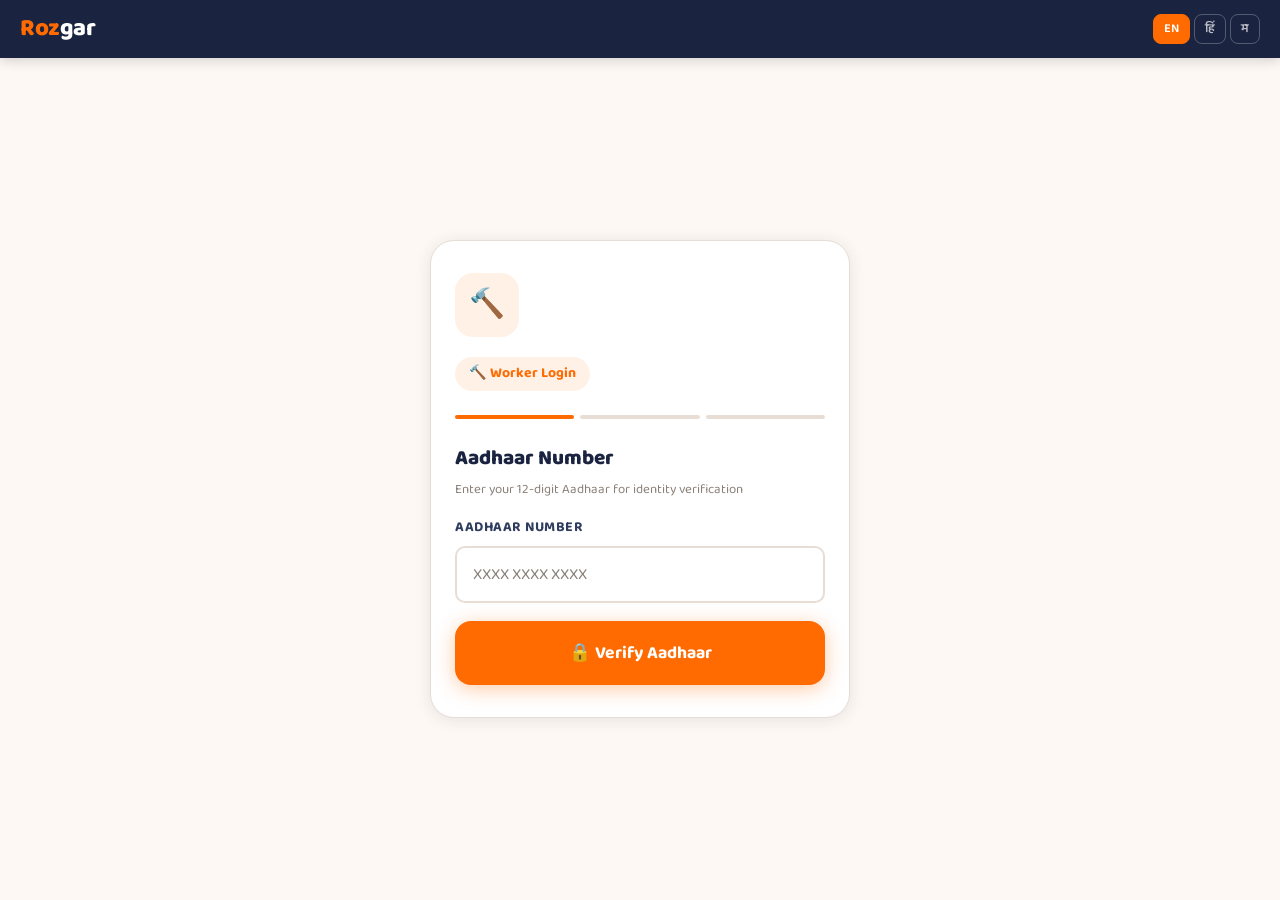
<file: rozgar/frontend/login.html>
<!DOCTYPE html>
<html lang="en">
<head>
  <meta charset="UTF-8"/>
  <meta name="viewport" content="width=device-width, initial-scale=1.0"/>
  <title>Rozgar — Login</title>
  <link rel="stylesheet" href="style.css"/>
  <style>
    .login-wrap {
      min-height: calc(100vh - 58px);
      display: flex; align-items: center; justify-content: center;
      padding: 20px 16px;
    }
    .login-box {
      background: var(--white);
      border-radius: 24px;
      padding: 32px 24px;
      width: 100%; max-width: 420px;
      box-shadow: var(--card-shadow);
      border: 1.5px solid var(--border);
    }
    .login-icon {
      width: 64px; height: 64px;
      background: var(--saffron-pale);
      border-radius: 18px;
      display: flex; align-items: center; justify-content: center;
      font-size: 1.8rem;
      margin-bottom: 20px;
    }
    .login-role-badge {
      display: inline-flex; align-items: center; gap: 6px;
      background: var(--saffron-pale);
      color: var(--saffron);
      padding: 6px 14px; border-radius: 20px;
      font-weight: 700; font-size: 0.88rem;
      margin-bottom: 24px;
    }
    .step { display: none; }
    .step.active { display: block; }
    .step-indicator {
      display: flex; gap: 6px; margin-bottom: 24px;
    }
    .step-dot {
      height: 4px; flex: 1; border-radius: 2px;
      background: var(--border); transition: background 0.3s;
    }
    .step-dot.done { background: var(--saffron); }
    .otp-input {
      letter-spacing: 8px;
      font-size: 1.6rem !important;
      font-weight: 700 !important;
      text-align: center;
    }
    .verified-chip {
      display: none; align-items: center; gap: 6px;
      background: var(--green-pale); color: var(--green);
      border-radius: 8px; padding: 8px 14px;
      font-weight: 700; font-size: 0.9rem; margin-top: 8px;
    }
    .verified-chip.show { display: flex; }
    .hint { font-size: 0.82rem; color: var(--warm-gray); margin-top: 6px; }
  </style>
</head>
<body>

<nav class="topbar">
  <a href="index.html" class="logo">Roz<span>gar</span></a>
  <div class="lang-switcher">
    <button class="lang-btn" data-lang="en">EN</button>
    <button class="lang-btn" data-lang="hi">हिं</button>
    <button class="lang-btn" data-lang="mr">म</button>
  </div>
</nav>

<div class="login-wrap">
  <div class="login-box">

    <div class="login-icon" id="loginIcon">👤</div>
    <div class="login-role-badge" id="roleBadge">🔨 Worker Login</div>

    <div class="step-indicator">
      <div class="step-dot done" id="dot1"></div>
      <div class="step-dot" id="dot2"></div>
      <div class="step-dot" id="dot3"></div>
    </div>

    <!-- STEP 1: Aadhaar -->
    <div class="step active" id="step1">
      <h2 style="font-size:1.3rem;font-weight:800;margin-bottom:6px;" data-i18n="aadhaar">Aadhaar Number</h2>
      <p class="hint" style="margin-bottom:18px;">Enter your 12-digit Aadhaar for identity verification</p>
      <div class="form-group">
        <label class="form-label" data-i18n="aadhaar">Aadhaar Number</label>
        <input class="form-input" type="number" id="aadhaarInput" placeholder="XXXX XXXX XXXX" maxlength="12"/>
        <div class="verified-chip" id="aadhaarVerified">✅ <span data-i18n="aadhaarVerified">Aadhaar Verified</span></div>
      </div>
      <button class="btn btn-primary" onclick="verifyAadhaar()" id="btnVerifyAadhaar">
        🔒 Verify Aadhaar
      </button>
      <div id="msg1"></div>
    </div>

    <!-- STEP 2: Phone + OTP -->
    <div class="step" id="step2">
      <h2 style="font-size:1.3rem;font-weight:800;margin-bottom:6px;" data-i18n="phone">Phone Number</h2>
      <p class="hint" style="margin-bottom:18px;">We'll send a one-time password to verify your number</p>
      <div class="form-group">
        <label class="form-label" data-i18n="phone">Phone Number</label>
        <div style="display:flex;gap:8px;">
          <span style="display:flex;align-items:center;font-weight:700;color:var(--navy-mid);padding:0 4px;">+91</span>
          <input class="form-input" type="tel" id="phoneInput" placeholder="98765 43210" maxlength="10" style="flex:1;"/>
        </div>
      </div>
      <button class="btn btn-primary" onclick="sendOtp()" id="btnSendOtp">
        📱 <span data-i18n="sendOtp">Send OTP</span>
      </button>
      <div id="msg2"></div>
    </div>

    <!-- STEP 3: Verify OTP -->
    <div class="step" id="step3">
      <h2 style="font-size:1.3rem;font-weight:800;margin-bottom:6px;" data-i18n="otp">Enter OTP</h2>
      <p class="hint" style="margin-bottom:18px;">6-digit OTP sent to your phone (check console for demo)</p>
      <div class="form-group">
        <label class="form-label" data-i18n="otp">OTP</label>
        <input class="form-input otp-input" type="number" id="otpInput" placeholder="------" maxlength="6"/>
      </div>
      <button class="btn btn-green" onclick="verifyOtp()" id="btnVerifyOtp">
        ✅ <span data-i18n="verifyOtp">Verify OTP</span>
      </button>
      <button class="btn btn-outline" style="margin-top:10px;" onclick="goStep(2)">
        ← Resend OTP
      </button>
      <div id="msg3"></div>
    </div>

  </div>
</div>

<script src="translations.js"></script>
<script src="app.js"></script>
<script>
  let userRole = 'worker';
  let currentStep = 1;
  let aadhaarVerifiedFlag = false;

  // Read role from URL
  const params = new URLSearchParams(window.location.search);
  userRole = params.get('role') || 'worker';

  document.getElementById('loginIcon').textContent = userRole === 'worker' ? '🔨' : '🏠';
  document.getElementById('roleBadge').innerHTML = userRole === 'worker'
    ? '🔨 Worker Login' : '🏠 Customer Login';

  function goStep(n) {
    document.querySelectorAll('.step').forEach((s, i) => {
      s.classList.toggle('active', i + 1 === n);
    });
    for (let i = 1; i <= 3; i++) {
      document.getElementById('dot' + i).classList.toggle('done', i <= n);
    }
    currentStep = n;
  }

  async function verifyAadhaar() {
    const val = document.getElementById('aadhaarInput').value.trim();
    const msgEl = document.getElementById('msg1');
    msgEl.innerHTML = '';
    if (!val) { showMsg(msgEl, t('fillAllFields'), 'error'); return; }

    const btn = document.getElementById('btnVerifyAadhaar');
    btn.disabled = true;
    btn.innerHTML = '<span class="spinner"></span>';

    try {
      const res = await api('/verify-aadhaar', 'POST', { aadhaar: val });
      if (res.success) {
        aadhaarVerifiedFlag = true;
        document.getElementById('aadhaarVerified').classList.add('show');
        showMsg(msgEl, t('aadhaarVerified'), 'success');
        setTimeout(() => goStep(2), 1200);
      } else {
        showMsg(msgEl, t('aadhaarInvalid'), 'error');
      }
    } catch {
      showMsg(msgEl, 'Server error. Is backend running?', 'error');
    } finally {
      btn.disabled = false;
      btn.innerHTML = '🔒 Verify Aadhaar';
    }
  }

  async function sendOtp() {
    const phone = document.getElementById('phoneInput').value.trim();
    const msgEl = document.getElementById('msg2');
    msgEl.innerHTML = '';
    if (!phone || phone.length !== 10) { showMsg(msgEl, t('enterPhone'), 'error'); return; }

    const btn = document.getElementById('btnSendOtp');
    btn.disabled = true; btn.innerHTML = '<span class="spinner"></span>';

    try {
      const res = await api('/send-otp', 'POST', { phone: '91' + phone });
      if (res.success) {
        showMsg(msgEl, t('otpSent'), 'info');
        setTimeout(() => goStep(3), 1000);
      }
    } catch {
      showMsg(msgEl, 'Server error. Is backend running?', 'error');
    } finally {
      btn.disabled = false;
      btn.innerHTML = `📱 <span data-i18n="sendOtp">${t('sendOtp')}</span>`;
    }
  }

  async function verifyOtp() {
    const phone = '91' + document.getElementById('phoneInput').value.trim();
    const otp = document.getElementById('otpInput').value.trim();
    const msgEl = document.getElementById('msg3');
    msgEl.innerHTML = '';
    if (!otp) { showMsg(msgEl, t('otp'), 'error'); return; }

    const btn = document.getElementById('btnVerifyOtp');
    btn.disabled = true; btn.innerHTML = '<span class="spinner"></span>';

    try {
      const res = await api('/verify-otp', 'POST', { phone, otp });
      if (res.success) {
        showMsg(msgEl, t('otpVerified'), 'success');
        setUser({ phone, role: userRole, aadhaarVerified: aadhaarVerifiedFlag });
        setTimeout(() => {
          window.location.href = userRole === 'worker' ? 'worker.html' : 'customer.html';
        }, 1000);
      } else {
        showMsg(msgEl, t('otpInvalid'), 'error');
      }
    } catch {
      showMsg(msgEl, 'Server error. Is backend running?', 'error');
    } finally {
      btn.disabled = false;
      btn.innerHTML = `✅ <span data-i18n="verifyOtp">${t('verifyOtp')}</span>`;
    }
  }
</script>
</body>
</html>
</file>
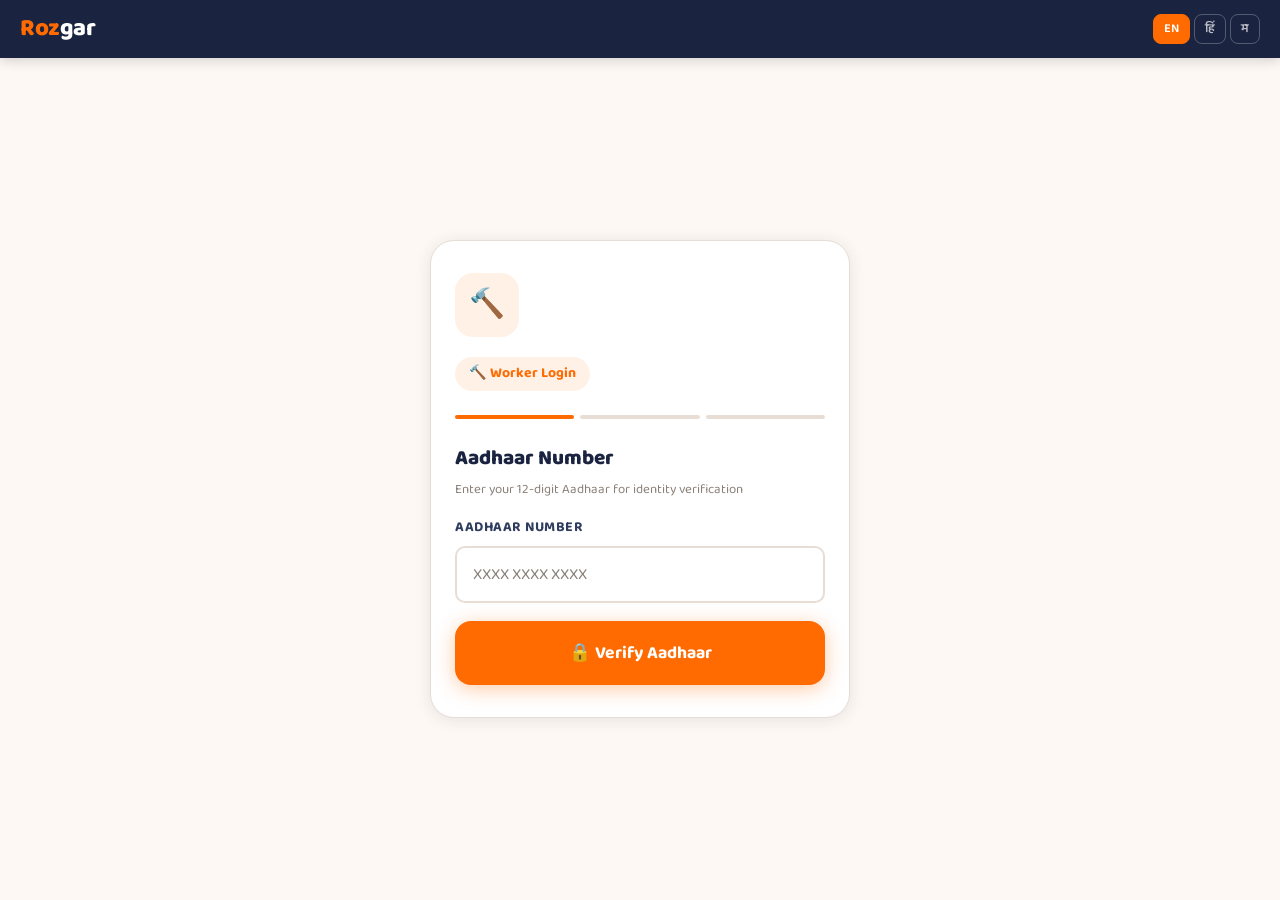
<file: rozgar/frontend/worker.html>
<!DOCTYPE html>
<html lang="en">
<head>
  <meta charset="UTF-8"/>
  <meta name="viewport" content="width=device-width, initial-scale=1.0"/>
  <title>Rozgar — Worker Dashboard</title>
  <link rel="stylesheet" href="style.css"/>
</head>
<body>

<nav class="topbar">
  <a href="index.html" class="logo">Roz<span>gar</span></a>
  <div class="topbar-right">
    <div class="lang-switcher">
      <button class="lang-btn" data-lang="en">EN</button>
      <button class="lang-btn" data-lang="hi">हिं</button>
      <button class="lang-btn" data-lang="mr">म</button>
    </div>
    <button class="btn-logout" onclick="logout()" data-i18n="logout">Logout</button>
  </div>
</nav>

<div class="page" id="mainPage">
  <!-- Profile will be injected here -->
  <div id="profileArea"></div>

  <!-- TABS -->
  <div class="tabs" id="tabs" style="display:none;">
    <button class="tab-btn active" onclick="showTab('dashboard')" id="tab-dashboard">🏠 Dashboard</button>
    <button class="tab-btn" onclick="showTab('jobs')" id="tab-jobs" data-i18n="nearbyJobs">Nearby Jobs</button>
    <button class="tab-btn" onclick="showTab('edit')" id="tab-edit" data-i18n="edit">Edit</button>
  </div>

  <!-- DASHBOARD TAB -->
  <div id="view-dashboard">
    <div id="profileStrip"></div>
    <div id="availabilityToggle"></div>
  </div>

  <!-- JOBS TAB -->
  <div id="view-jobs" style="display:none;">
    <div id="jobsLoading" class="empty-state" style="display:none;">
      <div class="icon">⏳</div>
      <p data-i18n="loading">Loading...</p>
    </div>
    <div id="jobsList"></div>
  </div>

  <!-- EDIT TAB -->
  <div id="view-edit" style="display:none;">
    <div class="card">
      <div class="card-title"><span class="icon">✏️</span> <span data-i18n="edit">Edit Profile</span></div>
      <div class="form-group">
        <label class="form-label" data-i18n="name">Full Name</label>
        <input class="form-input" type="text" id="editName"/>
      </div>
      <div class="form-group">
        <label class="form-label" data-i18n="mySkills">My Skills</label>
        <div class="skills-grid" id="editSkillsGrid"></div>
      </div>
      <div class="form-group">
        <label class="form-label" data-i18n="pricePerDay">Price per Day (₹)</label>
        <input class="form-input" type="number" id="editPrice" placeholder="e.g. 500"/>
      </div>
      <div class="form-group">
        <label class="form-label" data-i18n="location">Location</label>
        <div class="location-row">
          <input class="form-input" type="text" id="editLocation" placeholder="Area name (optional)"/>
          <button class="btn btn-outline btn-sm" onclick="fillLocation('edit')" title="Use My Location">📍</button>
        </div>
        <input type="hidden" id="editLat"/>
        <input type="hidden" id="editLng"/>
      </div>
      <button class="btn btn-primary" onclick="saveProfile()" id="btnSave">
        💾 <span data-i18n="save">Save</span>
      </button>
      <div id="editMsg"></div>
    </div>
  </div>

  <!-- REGISTER FORM (first-time) -->
  <div id="view-register">
    <div class="card">
      <div class="card-title"><span class="icon">📋</span> <span data-i18n="registerWorker">Register as Worker</span></div>
      <div class="form-group">
        <label class="form-label" data-i18n="name">Full Name</label>
        <input class="form-input" type="text" id="regName" data-i18n-placeholder="name" placeholder="Your full name"/>
      </div>
      <div class="form-group">
        <label class="form-label" data-i18n="mySkills">My Skills</label>
        <div class="skills-grid" id="regSkillsGrid"></div>
      </div>
      <div class="form-group">
        <label class="form-label" data-i18n="pricePerDay">Price per Day (₹)</label>
        <input class="form-input" type="number" id="regPrice" placeholder="e.g. 500"/>
      </div>
      <div class="form-group">
        <label class="form-label" data-i18n="location">Location</label>
        <div class="location-row">
          <input class="form-input" type="text" id="regLocation" placeholder="Area name (optional)"/>
          <button class="btn btn-outline btn-sm" onclick="fillLocation('reg')" title="Use My Location">📍</button>
        </div>
        <input type="hidden" id="regLat"/>
        <input type="hidden" id="regLng"/>
      </div>
      <button class="btn btn-primary" onclick="registerWorker()" id="btnRegister">
        🚀 <span data-i18n="registerWorker">Register</span>
      </button>
      <div id="regMsg"></div>
    </div>
  </div>
</div>

<!-- RATING MODAL -->
<div class="modal-overlay" id="ratingModal">
  <div class="modal" style="position:relative;">
    <button class="modal-close" onclick="closeRatingModal()">×</button>
    <div class="modal-title" data-i18n="rateWorker">Rate Worker</div>
    <div class="star-rating" id="starRating">
      <span class="star" data-val="1">⭐</span>
      <span class="star" data-val="2">⭐</span>
      <span class="star" data-val="3">⭐</span>
      <span class="star" data-val="4">⭐</span>
      <span class="star" data-val="5">⭐</span>
    </div>
    <button class="btn btn-primary" style="margin-top:16px;" onclick="submitRating()">
      ✅ <span data-i18n="submit">Submit</span>
    </button>
    <div id="ratingMsg"></div>
  </div>
</div>

<script src="translations.js"></script>
<script src="app.js"></script>
<script>
  if (!requireAuth('worker')) throw new Error('Not auth');

  const SKILLS = ['plumber','electrician','painter','mason','carpenter','cleaner'];
  const SKILL_ICONS = { plumber:'🔧', electrician:'⚡', painter:'🎨', mason:'🧱', carpenter:'🪚', cleaner:'🧹' };

  let workerProfile = null;
  let workerAvailable = false;
  let selectedRating = 0;
  let ratingWorkerId = null;
  let userCoords = null;

  function skillsGrid(containerId, selected = []) {
    const container = document.getElementById(containerId);
    if (!container) return;
    container.innerHTML = SKILLS.map(sk => `
      <label class="skill-check">
        <input type="checkbox" name="skill" value="${sk}" ${selected.includes(sk) ? 'checked' : ''}/>
        <div class="check-box"></div>
        <span class="skill-label">${SKILL_ICONS[sk]} ${t(sk)}</span>
      </label>
    `).join('');
  }

  function getCheckedSkills(containerId) {
    return [...document.getElementById(containerId).querySelectorAll('input:checked')].map(c => c.value);
  }

  async function fillLocation(prefix) {
    try {
      const coords = await getLocation();
      userCoords = coords;
      document.getElementById(prefix + 'Lat').value = coords.lat;
      document.getElementById(prefix + 'Lng').value = coords.lng;
      document.getElementById(prefix + 'Location').value = `${coords.lat.toFixed(4)}, ${coords.lng.toFixed(4)}`;
    } catch {
      alert('Could not get location. Please allow location access.');
    }
  }

  async function loadProfile() {
    const user = getUser();
    try {
      const res = await api('/worker/profile?phone=' + encodeURIComponent(user.phone));
      if (res.worker) {
        workerProfile = res.worker;
        workerAvailable = !!res.worker.available;
        showDashboard();
      } else {
        showRegisterForm();
      }
    } catch {
      showRegisterForm();
    }
  }

  function showRegisterForm() {
    document.getElementById('view-register').style.display = 'block';
    document.getElementById('view-dashboard').style.display = 'none';
    document.getElementById('view-jobs').style.display = 'none';
    document.getElementById('view-edit').style.display = 'none';
    document.getElementById('tabs').style.display = 'none';
    skillsGrid('regSkillsGrid');
  }

  function showDashboard() {
    document.getElementById('view-register').style.display = 'none';
    document.getElementById('tabs').style.display = 'flex';
    showTab('dashboard');
    renderProfileStrip();
    renderAvailabilityToggle();
  }

  function showTab(tab) {
    ['dashboard','jobs','edit'].forEach(t => {
      document.getElementById('view-' + t).style.display = t === tab ? 'block' : 'none';
      document.getElementById('tab-' + t).classList.toggle('active', t === tab);
    });
    if (tab === 'jobs') loadNearbyJobs();
    if (tab === 'edit') {
      skillsGrid('editSkillsGrid', workerProfile.skills ? workerProfile.skills.split(',') : []);
      document.getElementById('editName').value = workerProfile.name || '';
      document.getElementById('editPrice').value = workerProfile.price_per_day || '';
      if (workerProfile.lat) document.getElementById('editLat').value = workerProfile.lat;
      if (workerProfile.lng) document.getElementById('editLng').value = workerProfile.lng;
    }
  }

  function renderProfileStrip() {
    const p = workerProfile;
    const skills = p.skills ? p.skills.split(',') : [];
    document.getElementById('profileStrip').innerHTML = `
      <div class="profile-strip">
        <div style="display:flex;align-items:center;gap:14px;">
          <div style="font-size:2.8rem;">👷</div>
          <div>
            <div class="profile-strip-name">${p.name}</div>
            <div style="color:rgba(255,255,255,0.6);font-size:0.85rem;">${p.phone}</div>
          </div>
        </div>
        <div class="profile-strip-meta">
          <div class="chip">⭐ ${(p.rating || 0).toFixed(1)} (${p.total_reviews || 0})</div>
          <div class="chip">₹${p.price_per_day || 0}/day</div>
          ${p.aadhaar_verified ? '<div class="chip">✅ Verified</div>' : ''}
        </div>
        <div style="margin-top:12px;display:flex;gap:6px;flex-wrap:wrap;">
          ${skills.map(sk => `<span class="skill-tag">${SKILL_ICONS[sk]||''} ${t(sk)}</span>`).join('')}
        </div>
      </div>`;
  }

  function renderAvailabilityToggle() {
    const avail = workerAvailable;
    document.getElementById('availabilityToggle').innerHTML = `
      <div class="toggle-row ${avail ? '' : 'unavailable'}">
        <div>
          <div class="toggle-label" data-i18n="availability">${t('availability')}</div>
          <div style="font-size:0.82rem;color:var(--warm-gray);margin-top:2px;">
            ${avail ? t('available') : t('notAvailable')}
          </div>
        </div>
        <button class="toggle-switch ${avail ? '' : 'off'}" onclick="toggleAvailability()" id="toggleBtn"></button>
      </div>`;
  }

  async function toggleAvailability() {
    const user = getUser();
    try {
      const res = await api('/worker/availability', 'PATCH', {
        phone: user.phone,
        available: !workerAvailable
      });
      if (res.success) {
        workerAvailable = !workerAvailable;
        renderAvailabilityToggle();
        renderProfileStrip();
      }
    } catch { alert('Error toggling availability'); }
  }

  async function registerWorker() {
    const user = getUser();
    const name = document.getElementById('regName').value.trim();
    const price = document.getElementById('regPrice').value.trim();
    const lat = document.getElementById('regLat').value;
    const lng = document.getElementById('regLng').value;
    const skills = getCheckedSkills('regSkillsGrid');
    const msgEl = document.getElementById('regMsg');
    msgEl.innerHTML = '';

    if (!name || !price) { showMsg(msgEl, t('fillAllFields'), 'error'); return; }
    if (skills.length === 0) { showMsg(msgEl, t('selectSkill'), 'error'); return; }
    if (!lat || !lng) { showMsg(msgEl, 'Please use "📍 My Location" button', 'error'); return; }

    const btn = document.getElementById('btnRegister');
    btn.disabled = true; btn.innerHTML = '<span class="spinner"></span>';

    try {
      const res = await api('/worker/register', 'POST', {
        name, phone: user.phone,
        skills: skills.join(','),
        price_per_day: parseInt(price),
        lat: parseFloat(lat), lng: parseFloat(lng),
        aadhaar_verified: user.aadhaarVerified || false
      });
      if (res.success) {
        showMsg(msgEl, t('registrationSuccess'), 'success');
        setTimeout(() => loadProfile(), 1200);
      } else {
        showMsg(msgEl, res.error || 'Registration failed', 'error');
      }
    } catch (e) {
      showMsg(msgEl, 'Server error: ' + e.message, 'error');
    } finally {
      btn.disabled = false;
      btn.innerHTML = `🚀 <span data-i18n="registerWorker">${t('registerWorker')}</span>`;
    }
  }

  async function saveProfile() {
    const user = getUser();
    const name = document.getElementById('editName').value.trim();
    const price = document.getElementById('editPrice').value.trim();
    const lat = document.getElementById('editLat').value;
    const lng = document.getElementById('editLng').value;
    const skills = getCheckedSkills('editSkillsGrid');
    const msgEl = document.getElementById('editMsg');
    msgEl.innerHTML = '';

    if (!name || !price) { showMsg(msgEl, t('fillAllFields'), 'error'); return; }
    if (skills.length === 0) { showMsg(msgEl, t('selectSkill'), 'error'); return; }

    const btn = document.getElementById('btnSave');
    btn.disabled = true; btn.innerHTML = '<span class="spinner"></span>';

    try {
      const body = { phone: user.phone, name, skills: skills.join(','), price_per_day: parseInt(price) };
      if (lat) body.lat = parseFloat(lat);
      if (lng) body.lng = parseFloat(lng);
      const res = await api('/worker/update', 'PUT', body);
      if (res.success) {
        showMsg(msgEl, t('registrationSuccess'), 'success');
        await loadProfile();
      } else {
        showMsg(msgEl, res.error || 'Update failed', 'error');
      }
    } catch {
      showMsg(msgEl, 'Server error', 'error');
    } finally {
      btn.disabled = false;
      btn.innerHTML = `💾 <span data-i18n="save">${t('save')}</span>`;
    }
  }

  async function loadNearbyJobs() {
    const loadEl = document.getElementById('jobsLoading');
    const listEl = document.getElementById('jobsList');
    loadEl.style.display = 'flex';
    listEl.innerHTML = '';

    try {
      const p = workerProfile;
      if (!p || !p.lat) {
        listEl.innerHTML = `<div class="empty-state"><div class="icon">📍</div><p>Set your location to see nearby jobs</p></div>`;
        return;
      }
      const res = await api(`/jobs/nearby?lat=${p.lat}&lng=${p.lng}&skill=${encodeURIComponent(p.skills || '')}`);
      loadEl.style.display = 'none';
      if (!res.jobs || res.jobs.length === 0) {
        listEl.innerHTML = `<div class="empty-state"><div class="icon">🔍</div><p>${t('noJobsFound')}</p></div>`;
        return;
      }
      listEl.innerHTML = res.jobs.map(job => `
        <div class="job-card">
          <div class="job-title">📌 ${job.title}</div>
          <div class="job-meta">
            <span class="meta-chip"><span class="icon">🔧</span>${t(job.skill) || job.skill}</span>
            <span class="meta-chip"><span class="icon">💰</span>₹${job.budget}</span>
            <span class="meta-chip"><span class="icon">📍</span>${job.distance ? job.distance.toFixed(1) + ' km ' + t('distance') : ''}</span>
          </div>
          <div style="margin-top:10px;">
            <span class="badge badge-${job.status==='open'?'green':'gray'}">${job.status}</span>
          </div>
        </div>
      `).join('');
    } catch {
      loadEl.style.display = 'none';
      listEl.innerHTML = `<div class="empty-state"><div class="icon">⚠️</div><p>Could not load jobs</p></div>`;
    }
  }

  // Rating modal
  function openRatingModal(workerId) {
    ratingWorkerId = workerId;
    selectedRating = 0;
    updateStars();
    document.getElementById('ratingModal').classList.add('open');
  }
  function closeRatingModal() {
    document.getElementById('ratingModal').classList.remove('open');
  }
  function updateStars() {
    document.querySelectorAll('#starRating .star').forEach((s, i) => {
      s.classList.toggle('active', i < selectedRating);
    });
  }
  document.querySelectorAll('#starRating .star').forEach(s => {
    s.addEventListener('click', () => {
      selectedRating = parseInt(s.dataset.val);
      updateStars();
    });
  });
  async function submitRating() {
    if (!selectedRating) { showMsg(document.getElementById('ratingMsg'), 'Please select a rating', 'error'); return; }
    try {
      const res = await api('/rate-worker', 'POST', { worker_id: ratingWorkerId, rating: selectedRating });
      if (res.success) {
        showMsg(document.getElementById('ratingMsg'), '⭐ Thank you!', 'success');
        setTimeout(closeRatingModal, 1500);
      }
    } catch { showMsg(document.getElementById('ratingMsg'), 'Error submitting rating', 'error'); }
  }

  // Init
  loadProfile();
</script>
</body>
</html>
</file>
<file: rozgar/frontend/style.css>
/* =============================================
   ROZGAR — Hyperlocal Daily Wage Job Platform
   Design: Warm Utilitarian — Built for Bharat
   ============================================= */

@import url('https://fonts.googleapis.com/css2?family=Baloo+2:wght@400;600;700;800&family=Noto+Sans+Devanagari:wght@400;600;700&display=swap');

:root {
  --saffron: #FF6B00;
  --saffron-light: #FF8C3A;
  --saffron-pale: #FFF1E6;
  --green: #1B8B4B;
  --green-light: #23A85B;
  --green-pale: #E6F5EC;
  --navy: #1A2340;
  --navy-mid: #2E3D5F;
  --cream: #FDF8F3;
  --warm-gray: #8A8078;
  --border: #E8DDD4;
  --white: #FFFFFF;
  --card-shadow: 0 2px 16px rgba(26,35,64,0.10);
  --card-shadow-hover: 0 6px 28px rgba(26,35,64,0.18);
  --radius: 16px;
  --radius-sm: 10px;
  --font: 'Baloo 2', 'Noto Sans Devanagari', sans-serif;
}

*, *::before, *::after { box-sizing: border-box; margin: 0; padding: 0; }

html { font-size: 16px; scroll-behavior: smooth; }

body {
  font-family: var(--font);
  background: var(--cream);
  color: var(--navy);
  min-height: 100vh;
  line-height: 1.5;
}

/* ---- TOPBAR ---- */
.topbar {
  background: var(--navy);
  color: var(--white);
  padding: 0 20px;
  display: flex;
  align-items: center;
  justify-content: space-between;
  height: 58px;
  position: sticky;
  top: 0;
  z-index: 100;
  box-shadow: 0 2px 12px rgba(0,0,0,0.18);
}
.topbar .logo {
  font-size: 1.5rem;
  font-weight: 800;
  color: var(--saffron);
  letter-spacing: -0.5px;
  text-decoration: none;
}
.topbar .logo span { color: var(--white); }
.lang-switcher {
  display: flex;
  gap: 4px;
}
.lang-btn {
  background: transparent;
  border: 1.5px solid rgba(255,255,255,0.25);
  color: rgba(255,255,255,0.7);
  border-radius: 8px;
  padding: 4px 10px;
  font-family: var(--font);
  font-size: 0.78rem;
  font-weight: 600;
  cursor: pointer;
  transition: all 0.18s;
}
.lang-btn.active, .lang-btn:hover {
  background: var(--saffron);
  border-color: var(--saffron);
  color: var(--white);
}
.topbar-right { display: flex; gap: 8px; align-items: center; }
.btn-logout {
  background: transparent;
  border: 1.5px solid rgba(255,255,255,0.3);
  color: rgba(255,255,255,0.8);
  border-radius: 8px;
  padding: 5px 12px;
  font-family: var(--font);
  font-size: 0.8rem;
  cursor: pointer;
  transition: all 0.18s;
}
.btn-logout:hover { background: rgba(255,255,255,0.12); }

/* ---- HERO / LANDING ---- */
.hero {
  min-height: calc(100vh - 58px);
  display: flex;
  flex-direction: column;
  align-items: center;
  justify-content: center;
  padding: 40px 20px;
  background: linear-gradient(160deg, var(--navy) 0%, #2E3D5F 50%, #1A2340 100%);
  position: relative;
  overflow: hidden;
}
.hero::before {
  content: '';
  position: absolute;
  inset: 0;
  background: radial-gradient(ellipse at 30% 60%, rgba(255,107,0,0.18) 0%, transparent 60%),
              radial-gradient(ellipse at 75% 20%, rgba(27,139,75,0.15) 0%, transparent 50%);
}
.hero-pattern {
  position: absolute;
  inset: 0;
  opacity: 0.04;
  background-image: repeating-linear-gradient(45deg, var(--white) 0, var(--white) 1px, transparent 0, transparent 50%);
  background-size: 30px 30px;
}
.hero-content {
  position: relative;
  z-index: 1;
  text-align: center;
  max-width: 420px;
  width: 100%;
}
.hero-icon {
  width: 80px;
  height: 80px;
  background: var(--saffron);
  border-radius: 24px;
  display: flex;
  align-items: center;
  justify-content: center;
  margin: 0 auto 24px;
  font-size: 2.2rem;
  box-shadow: 0 8px 32px rgba(255,107,0,0.4);
  animation: float 3s ease-in-out infinite;
}
@keyframes float {
  0%, 100% { transform: translateY(0); }
  50% { transform: translateY(-8px); }
}
.hero h1 {
  font-size: 2.6rem;
  font-weight: 800;
  color: var(--white);
  line-height: 1.1;
  margin-bottom: 8px;
}
.hero h1 .accent { color: var(--saffron); }
.hero .tagline {
  color: rgba(255,255,255,0.65);
  font-size: 1.05rem;
  margin-bottom: 40px;
  font-weight: 400;
}
.hero-btns { display: flex; flex-direction: column; gap: 14px; width: 100%; }

/* ---- BUTTONS ---- */
.btn {
  display: flex;
  align-items: center;
  justify-content: center;
  gap: 10px;
  padding: 18px 28px;
  border-radius: var(--radius);
  font-family: var(--font);
  font-size: 1.1rem;
  font-weight: 700;
  border: none;
  cursor: pointer;
  transition: all 0.2s;
  text-decoration: none;
  min-height: 58px;
  width: 100%;
}
.btn-primary {
  background: var(--saffron);
  color: var(--white);
  box-shadow: 0 4px 20px rgba(255,107,0,0.35);
}
.btn-primary:hover { background: var(--saffron-light); transform: translateY(-2px); box-shadow: 0 8px 28px rgba(255,107,0,0.45); }
.btn-secondary {
  background: var(--white);
  color: var(--navy);
  box-shadow: 0 4px 16px rgba(0,0,0,0.12);
}
.btn-secondary:hover { transform: translateY(-2px); box-shadow: 0 8px 24px rgba(0,0,0,0.18); }
.btn-green {
  background: var(--green);
  color: var(--white);
  box-shadow: 0 4px 16px rgba(27,139,75,0.30);
}
.btn-green:hover { background: var(--green-light); transform: translateY(-2px); }
.btn-outline {
  background: transparent;
  border: 2px solid var(--saffron);
  color: var(--saffron);
}
.btn-outline:hover { background: var(--saffron-pale); }
.btn-sm {
  min-height: 42px;
  padding: 10px 18px;
  font-size: 0.95rem;
  border-radius: var(--radius-sm);
}
.btn-icon { width: 44px; height: 44px; min-height: auto; padding: 0; border-radius: 12px; }
.btn:disabled { opacity: 0.55; cursor: not-allowed; transform: none !important; }

/* ---- PAGE LAYOUT ---- */
.page { max-width: 520px; margin: 0 auto; padding: 24px 16px 80px; }
.page-title {
  font-size: 1.6rem;
  font-weight: 800;
  color: var(--navy);
  margin-bottom: 6px;
}
.page-subtitle {
  color: var(--warm-gray);
  font-size: 0.95rem;
  margin-bottom: 24px;
}

/* ---- CARDS ---- */
.card {
  background: var(--white);
  border-radius: var(--radius);
  padding: 22px 20px;
  box-shadow: var(--card-shadow);
  margin-bottom: 16px;
  border: 1.5px solid var(--border);
  transition: box-shadow 0.2s;
}
.card:hover { box-shadow: var(--card-shadow-hover); }
.card-title {
  font-size: 1.05rem;
  font-weight: 700;
  color: var(--navy);
  margin-bottom: 16px;
  display: flex;
  align-items: center;
  gap: 8px;
}
.card-title .icon { font-size: 1.2rem; }

/* ---- FORM ELEMENTS ---- */
.form-group { margin-bottom: 18px; }
.form-label {
  display: block;
  font-size: 0.88rem;
  font-weight: 700;
  color: var(--navy-mid);
  margin-bottom: 7px;
  text-transform: uppercase;
  letter-spacing: 0.5px;
}
.form-input, .form-select {
  width: 100%;
  padding: 14px 16px;
  border: 2px solid var(--border);
  border-radius: var(--radius-sm);
  font-family: var(--font);
  font-size: 1rem;
  color: var(--navy);
  background: var(--white);
  transition: border-color 0.18s, box-shadow 0.18s;
  outline: none;
  appearance: none;
}
.form-input:focus, .form-select:focus {
  border-color: var(--saffron);
  box-shadow: 0 0 0 3px rgba(255,107,0,0.12);
}
.form-input::placeholder { color: var(--warm-gray); }

/* Skills Checkboxes */
.skills-grid {
  display: grid;
  grid-template-columns: 1fr 1fr;
  gap: 10px;
}
.skill-check {
  display: flex;
  align-items: center;
  gap: 10px;
  padding: 12px 14px;
  border: 2px solid var(--border);
  border-radius: var(--radius-sm);
  cursor: pointer;
  transition: all 0.18s;
  user-select: none;
}
.skill-check input { display: none; }
.skill-check .check-box {
  width: 22px; height: 22px;
  border: 2px solid var(--border);
  border-radius: 6px;
  display: flex; align-items: center; justify-content: center;
  font-size: 0.9rem;
  flex-shrink: 0;
  transition: all 0.18s;
}
.skill-check:has(input:checked) {
  border-color: var(--saffron);
  background: var(--saffron-pale);
}
.skill-check:has(input:checked) .check-box {
  background: var(--saffron);
  border-color: var(--saffron);
  color: var(--white);
}
.skill-check:has(input:checked) .check-box::after { content: '✓'; }
.skill-label { font-weight: 600; font-size: 0.92rem; }

/* Availability Toggle */
.toggle-row {
  display: flex;
  align-items: center;
  justify-content: space-between;
  padding: 16px 20px;
  background: var(--green-pale);
  border: 2px solid #B8E0CC;
  border-radius: var(--radius-sm);
  margin-bottom: 16px;
}
.toggle-row.unavailable {
  background: #FFF3F3;
  border-color: #FFCDD2;
}
.toggle-label { font-weight: 700; font-size: 1rem; color: var(--green); }
.toggle-row.unavailable .toggle-label { color: #D32F2F; }
.toggle-switch {
  width: 56px; height: 30px;
  background: var(--green);
  border-radius: 15px;
  position: relative;
  cursor: pointer;
  transition: background 0.2s;
  border: none;
  outline: none;
}
.toggle-switch.off { background: #BDBDBD; }
.toggle-switch::after {
  content: '';
  position: absolute;
  top: 3px; left: 3px;
  width: 24px; height: 24px;
  background: var(--white);
  border-radius: 50%;
  transition: transform 0.2s;
  box-shadow: 0 2px 6px rgba(0,0,0,0.2);
}
.toggle-switch.off::after { transform: translateX(0); }
.toggle-switch:not(.off)::after { transform: translateX(26px); }

/* ---- WORKER CARD ---- */
.worker-card {
  background: var(--white);
  border-radius: var(--radius);
  padding: 18px;
  box-shadow: var(--card-shadow);
  border: 1.5px solid var(--border);
  margin-bottom: 14px;
  transition: all 0.2s;
}
.worker-card:hover { box-shadow: var(--card-shadow-hover); transform: translateY(-1px); }
.worker-card-top {
  display: flex;
  align-items: flex-start;
  gap: 14px;
  margin-bottom: 12px;
}
.worker-avatar {
  width: 52px; height: 52px;
  background: var(--saffron-pale);
  border-radius: 14px;
  display: flex; align-items: center; justify-content: center;
  font-size: 1.5rem;
  flex-shrink: 0;
  border: 2px solid var(--border);
}
.worker-info { flex: 1; }
.worker-name { font-weight: 700; font-size: 1.05rem; color: var(--navy); }
.worker-skills {
  display: flex; flex-wrap: wrap; gap: 5px; margin-top: 5px;
}
.skill-tag {
  background: var(--saffron-pale);
  color: var(--saffron);
  font-size: 0.76rem;
  font-weight: 700;
  padding: 3px 9px;
  border-radius: 20px;
  border: 1px solid rgba(255,107,0,0.2);
}
.worker-meta {
  display: flex;
  gap: 14px;
  flex-wrap: wrap;
  margin-bottom: 12px;
}
.meta-chip {
  display: flex; align-items: center; gap: 4px;
  font-size: 0.88rem; font-weight: 600;
  color: var(--navy-mid);
}
.meta-chip .icon { font-size: 1rem; }
.rating-stars { color: #F59E0B; }
.worker-actions { display: flex; gap: 10px; }
.worker-actions .btn { flex: 1; }

/* ---- JOB CARD ---- */
.job-card {
  background: var(--white);
  border-radius: var(--radius);
  padding: 18px;
  box-shadow: var(--card-shadow);
  border-left: 4px solid var(--saffron);
  margin-bottom: 14px;
  border-top: 1.5px solid var(--border);
  border-right: 1.5px solid var(--border);
  border-bottom: 1.5px solid var(--border);
}
.job-title { font-weight: 700; font-size: 1.05rem; color: var(--navy); margin-bottom: 8px; }
.job-meta { display: flex; gap: 12px; flex-wrap: wrap; }

/* ---- STATUS MESSAGES ---- */
.msg {
  padding: 12px 16px;
  border-radius: var(--radius-sm);
  font-weight: 600;
  font-size: 0.95rem;
  margin-top: 12px;
  animation: slideIn 0.3s ease;
}
@keyframes slideIn {
  from { opacity: 0; transform: translateY(-8px); }
  to { opacity: 1; transform: translateY(0); }
}
.msg-success { background: var(--green-pale); color: var(--green); border: 1.5px solid #B8E0CC; }
.msg-error { background: #FFF3F3; color: #D32F2F; border: 1.5px solid #FFCDD2; }
.msg-info { background: var(--saffron-pale); color: var(--saffron); border: 1.5px solid rgba(255,107,0,0.25); }

/* ---- SECTION DIVIDER ---- */
.section-divider {
  display: flex; align-items: center; gap: 12px;
  margin: 24px 0 18px;
}
.section-divider h3 {
  font-size: 1rem; font-weight: 800; color: var(--navy);
  white-space: nowrap;
}
.section-divider::before, .section-divider::after {
  content: ''; flex: 1; height: 1.5px; background: var(--border);
}

/* ---- BADGE ---- */
.badge {
  display: inline-flex; align-items: center;
  padding: 4px 10px; border-radius: 20px;
  font-size: 0.78rem; font-weight: 700;
}
.badge-green { background: var(--green-pale); color: var(--green); }
.badge-gray { background: #F3F4F6; color: var(--warm-gray); }
.badge-saffron { background: var(--saffron-pale); color: var(--saffron); }

/* ---- TABS ---- */
.tabs {
  display: flex;
  background: var(--border);
  border-radius: var(--radius-sm);
  padding: 4px;
  margin-bottom: 20px;
  gap: 4px;
}
.tab-btn {
  flex: 1; padding: 12px 10px;
  border-radius: 8px; border: none;
  font-family: var(--font); font-size: 0.92rem; font-weight: 700;
  cursor: pointer; transition: all 0.18s;
  color: var(--warm-gray); background: transparent;
}
.tab-btn.active { background: var(--white); color: var(--navy); box-shadow: 0 2px 8px rgba(0,0,0,0.1); }

/* ---- PROFILE STRIP ---- */
.profile-strip {
  background: linear-gradient(120deg, var(--navy) 0%, var(--navy-mid) 100%);
  border-radius: var(--radius);
  padding: 20px;
  color: var(--white);
  margin-bottom: 20px;
  position: relative;
  overflow: hidden;
}
.profile-strip::after {
  content: ''; position: absolute;
  right: -20px; top: -20px;
  width: 120px; height: 120px;
  background: rgba(255,107,0,0.15);
  border-radius: 50%;
}
.profile-strip-name { font-size: 1.3rem; font-weight: 800; margin-bottom: 4px; }
.profile-strip-meta { display: flex; gap: 14px; flex-wrap: wrap; margin-top: 10px; }
.profile-strip-meta .chip {
  background: rgba(255,255,255,0.12);
  border-radius: 20px; padding: 4px 12px;
  font-size: 0.85rem; font-weight: 600;
}

/* ---- RATING SELECTOR ---- */
.star-rating { display: flex; gap: 6px; margin: 8px 0; }
.star-rating .star {
  font-size: 2rem; cursor: pointer;
  transition: transform 0.15s;
  filter: grayscale(1);
}
.star-rating .star.active { filter: none; transform: scale(1.1); }

/* ---- LOCATION BUTTON ---- */
.location-row { display: flex; gap: 10px; }
.location-row .form-input { flex: 1; }

/* ---- LOADING SPINNER ---- */
.spinner {
  display: inline-block;
  width: 20px; height: 20px;
  border: 2.5px solid rgba(255,255,255,0.3);
  border-top-color: var(--white);
  border-radius: 50%;
  animation: spin 0.7s linear infinite;
}
@keyframes spin { to { transform: rotate(360deg); } }

/* ---- EMPTY STATE ---- */
.empty-state {
  text-align: center; padding: 48px 24px;
  color: var(--warm-gray);
}
.empty-state .icon { font-size: 3rem; margin-bottom: 12px; }
.empty-state p { font-size: 1rem; font-weight: 600; }

/* ---- BOTTOM NAV ---- */
.bottom-nav {
  position: fixed; bottom: 0; left: 0; right: 0;
  background: var(--white);
  border-top: 1.5px solid var(--border);
  display: flex;
  box-shadow: 0 -4px 20px rgba(0,0,0,0.08);
  z-index: 90;
}
.bottom-nav-btn {
  flex: 1; display: flex; flex-direction: column; align-items: center;
  padding: 10px 6px 14px;
  border: none; background: transparent;
  font-family: var(--font); font-size: 0.72rem; font-weight: 700;
  color: var(--warm-gray); cursor: pointer; transition: all 0.18s;
  gap: 3px;
}
.bottom-nav-btn .nav-icon { font-size: 1.4rem; }
.bottom-nav-btn.active { color: var(--saffron); }

/* ---- MODAL ---- */
.modal-overlay {
  position: fixed; inset: 0;
  background: rgba(26,35,64,0.6);
  backdrop-filter: blur(4px);
  z-index: 200;
  display: flex; align-items: flex-end; justify-content: center;
  padding: 16px;
  opacity: 0; pointer-events: none;
  transition: opacity 0.25s;
}
.modal-overlay.open { opacity: 1; pointer-events: all; }
.modal {
  background: var(--white);
  border-radius: var(--radius) var(--radius) 0 0;
  width: 100%; max-width: 520px;
  padding: 28px 24px 40px;
  transform: translateY(40px);
  transition: transform 0.25s;
}
.modal-overlay.open .modal { transform: translateY(0); }
.modal-title { font-size: 1.2rem; font-weight: 800; color: var(--navy); margin-bottom: 20px; }
.modal-close {
  position: absolute; top: 16px; right: 16px;
  background: var(--border); border: none; border-radius: 50%;
  width: 32px; height: 32px; font-size: 1rem; cursor: pointer;
}

/* ---- RESPONSIVE ---- */
@media (min-width: 520px) {
  .hero h1 { font-size: 3rem; }
  .page { padding: 32px 24px 100px; }
  .skills-grid { grid-template-columns: 1fr 1fr 1fr; }
}
</file>
